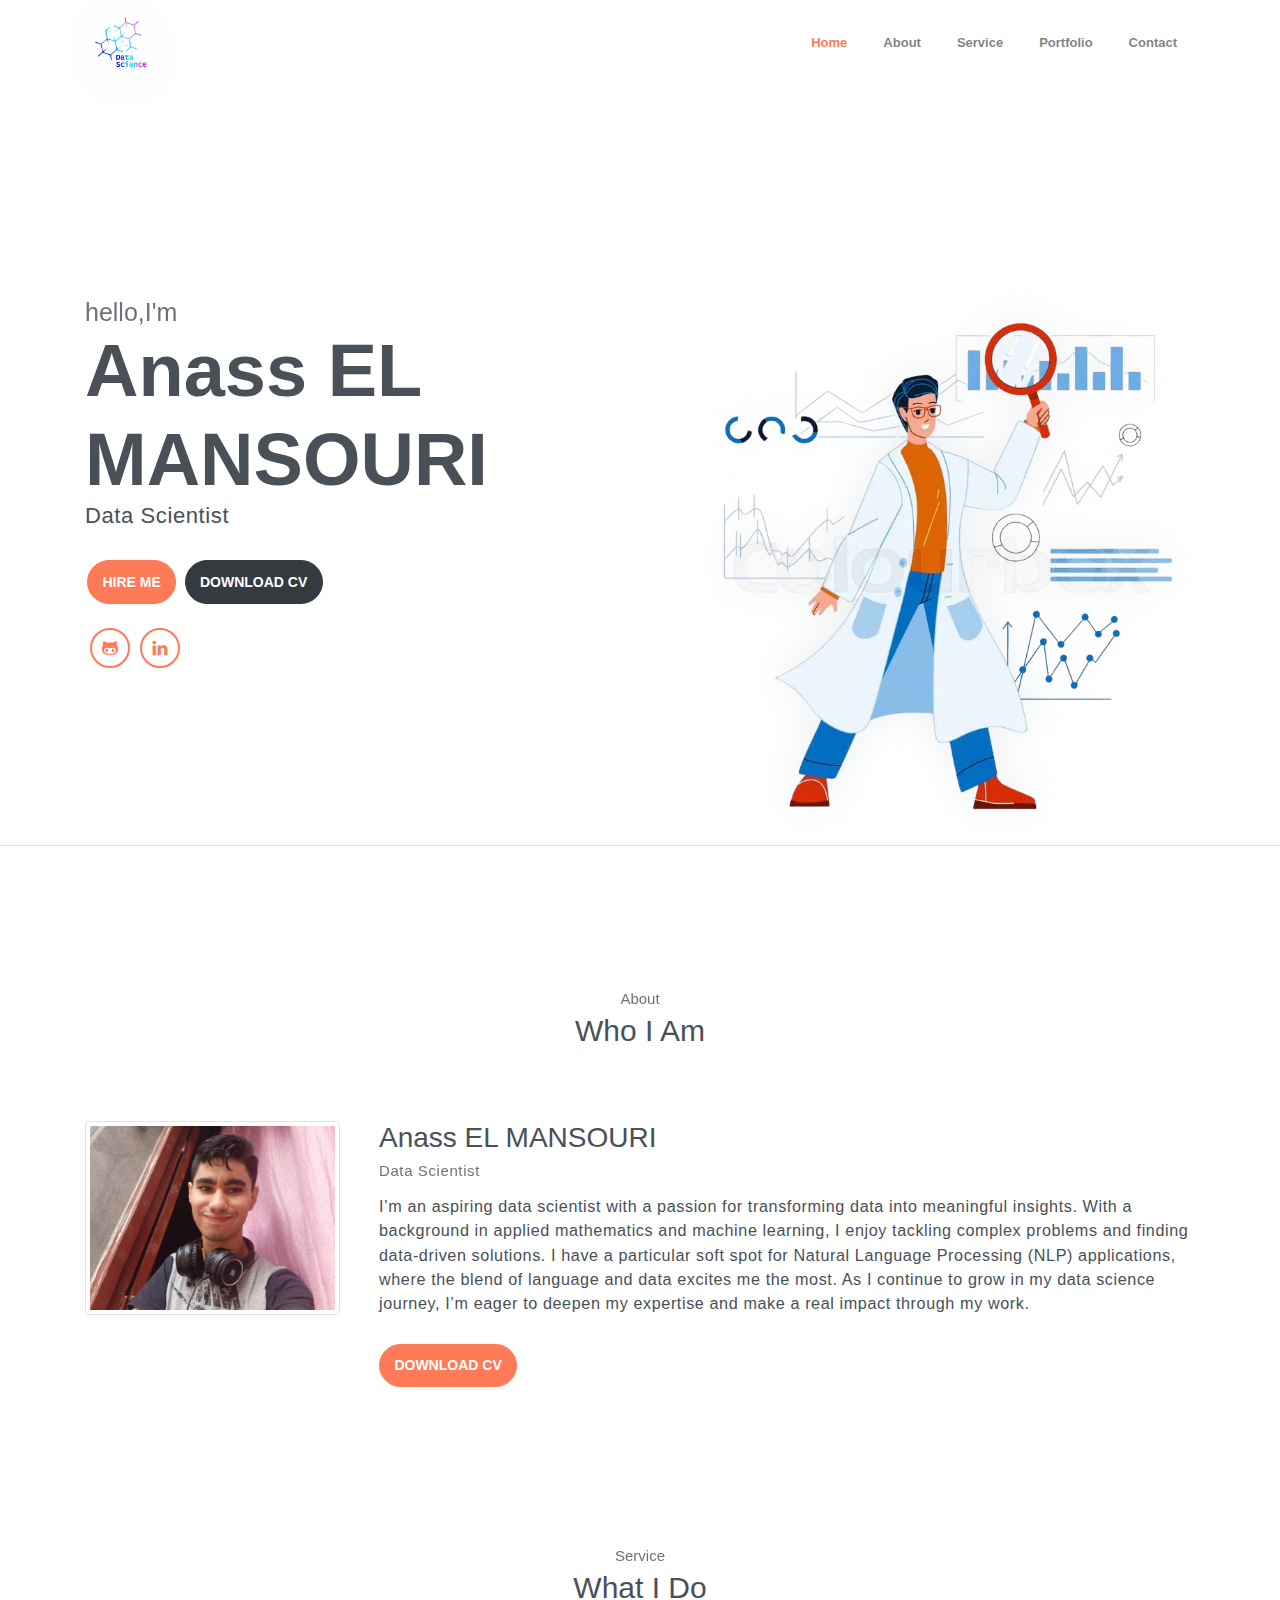
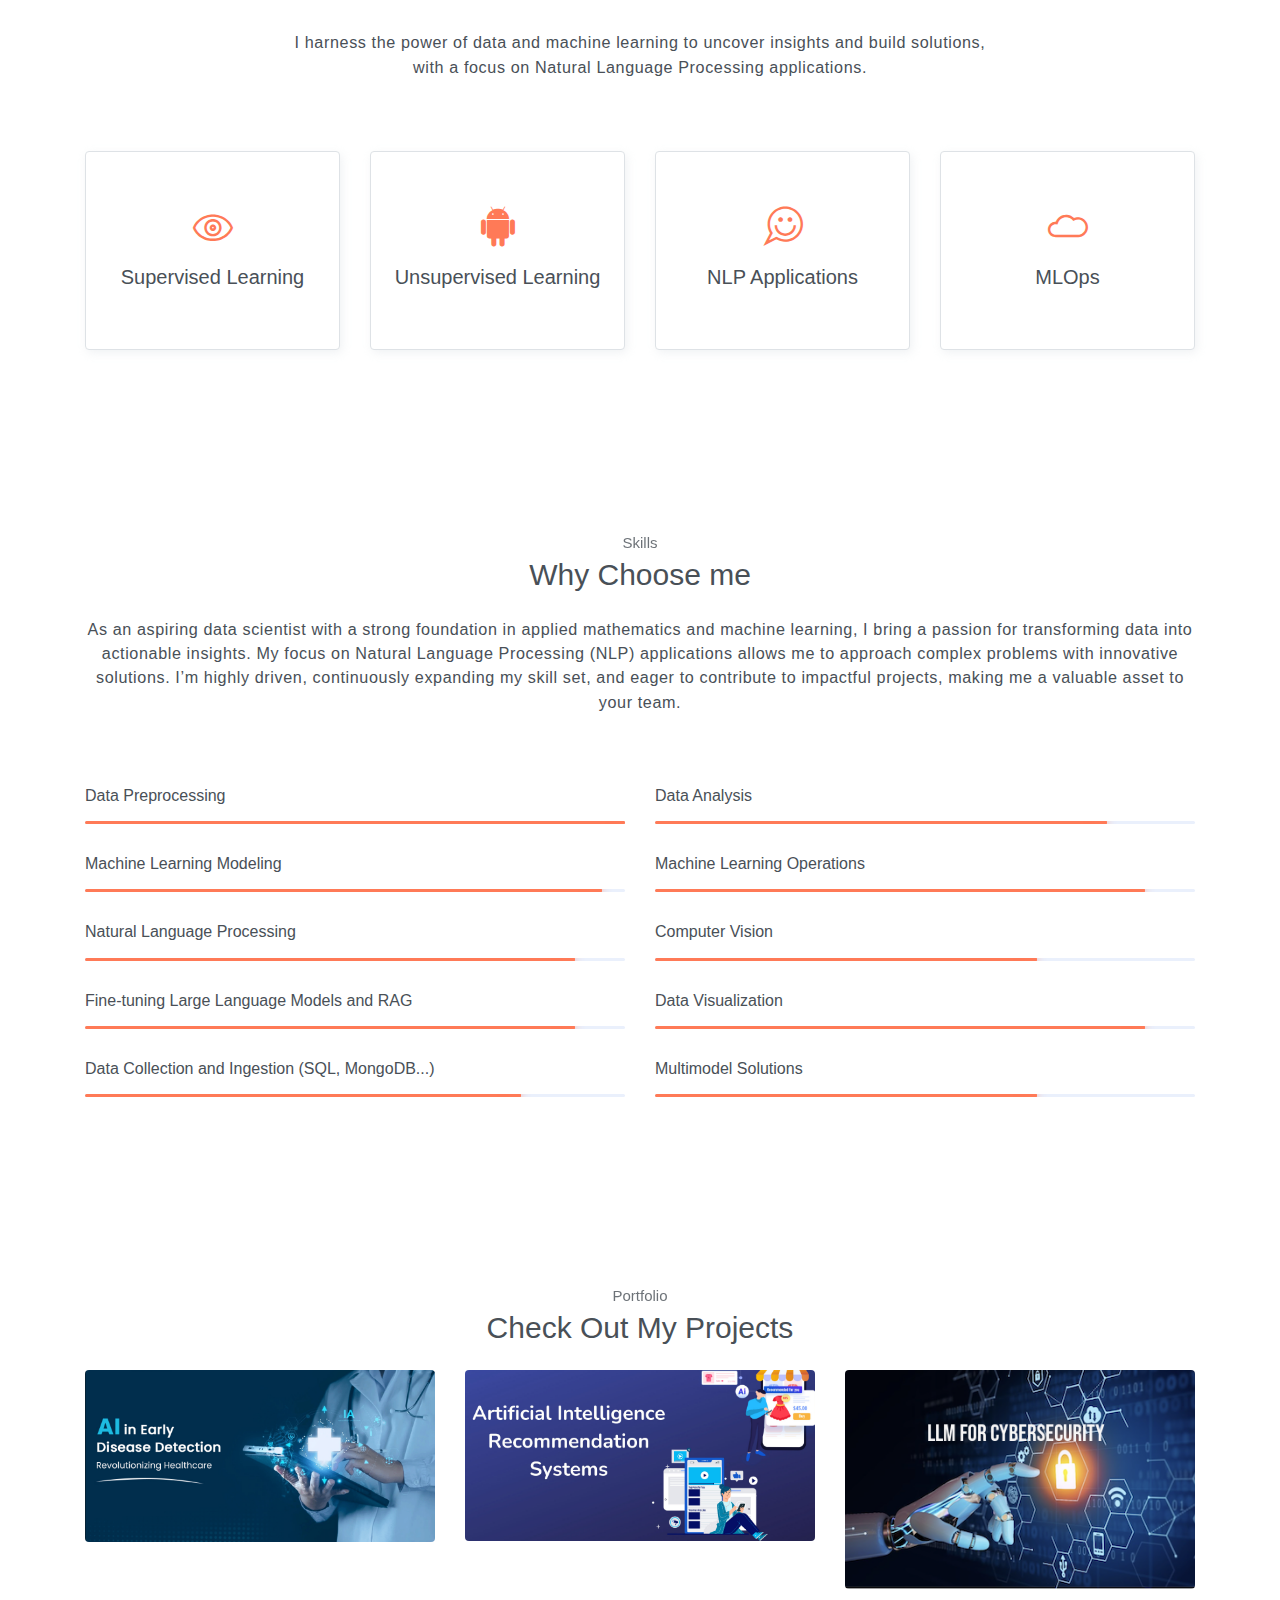
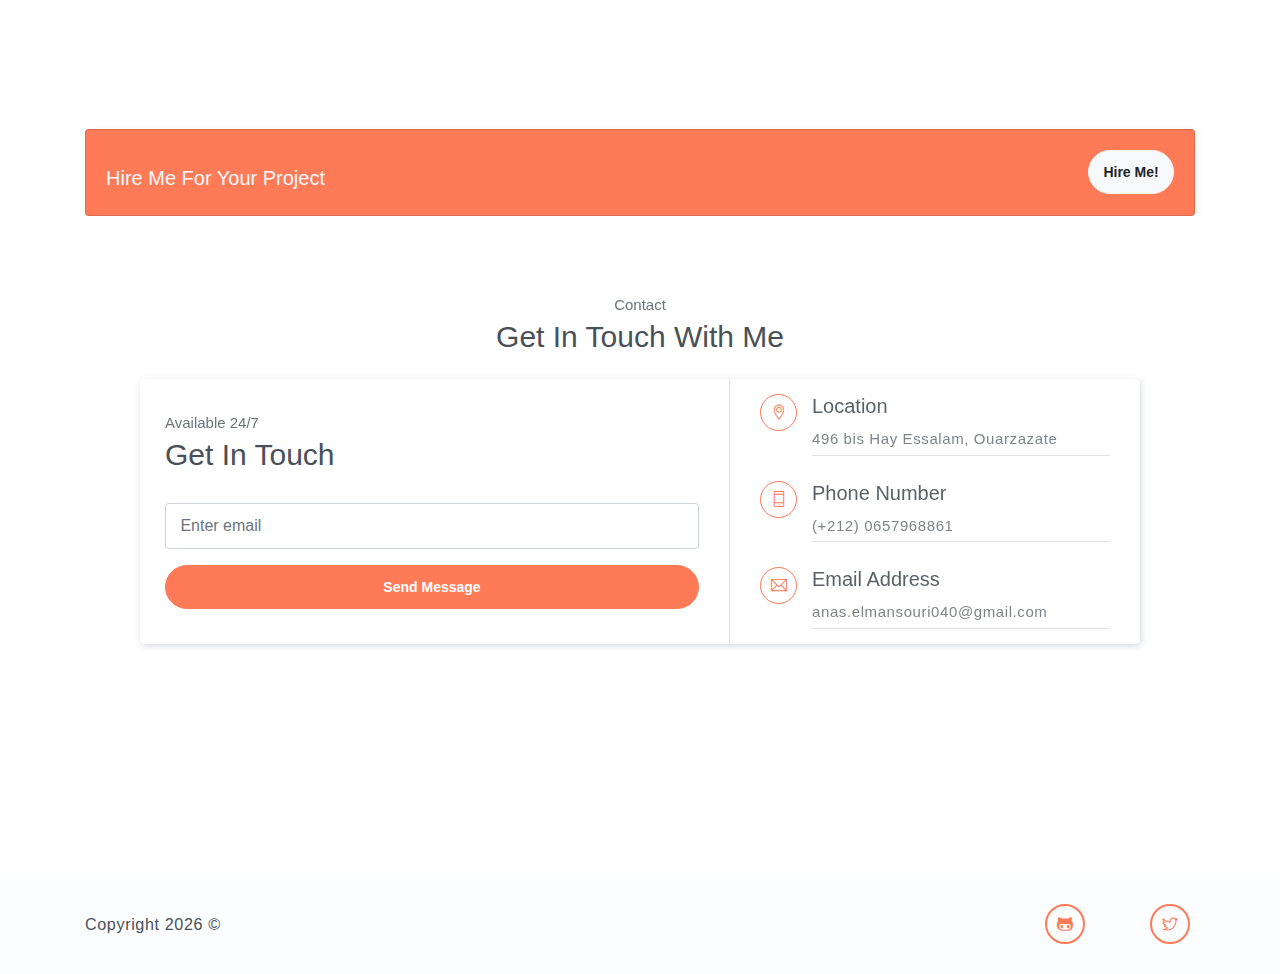
<file: index.html>
<!DOCTYPE html>
<html lang="en">
<head>
	<meta charset="utf-8">
    <meta name="viewport" content="width=device-width, initial-scale=1, shrink-to-fit=no">
    <meta name="description" content="Anass EL MANSOURI's Portfolio">
    <meta name="author" content="Devcrud">
    <title>Anass EL MANSOURI's Portfolio</title>
    <!-- font icons -->
    <link rel="stylesheet" href="assets/vendors/themify-icons/css/themify-icons.css">
    <!-- Bootstrap + Steller main styles -->
	<link rel="stylesheet" href="assets/css/steller.css">
</head>
<body data-spy="scroll" data-target=".navbar" data-offset="40" id="home">

    <!-- Page navigation -->
    <nav class="navbar navbar-expand-lg navbar-light fixed-top" data-spy="affix" data-offset-top="0">
        <div class="container"> 
            <a class="navbar-brand" href="#"><img src="assets/imgs/logo.png" alt=""></a>
            <button class="navbar-toggler" type="button" data-toggle="collapse" data-target="#navbarSupportedContent" aria-controls="navbarSupportedContent" aria-expanded="false" aria-label="Toggle navigation">
                <span class="navbar-toggler-icon"></span>
            </button>

            <div class="collapse navbar-collapse" id="navbarSupportedContent">
                <ul class="navbar-nav ml-auto align-items-center">
                    <li class="nav-item">
                        <a class="nav-link" href="#home">Home</a>
                    </li>
                    <li class="nav-item">
                        <a class="nav-link" href="#about">About</a>
                    </li>
                    <li class="nav-item">
                        <a class="nav-link" href="#service">Service</a>
                    </li>                   
                    <li class="nav-item">
                        <a class="nav-link" href="#portfolio">Portfolio</a>
                    </li>
                    <li class="nav-item">
                        <a class="nav-link" href="#contact">Contact</a>
                    </li>
                </ul>
            </div>
        </div>          
    </nav>
    <!-- End of page navibation -->

    <!-- Page Header -->
    <header class="header" id="home">
        <div class="container">
            <div class="infos">
                <h6 class="subtitle">hello,I'm</h6>
                <h6 class="title">Anass EL MANSOURI</h6>
                <p>Data Scientist</p>

                <div class="buttons pt-3">
                    <button class="btn btn-primary rounded" onclick="window.location.href='https://www.linkedin.com/in/anass-el-mansouri-5146b125a/'">HIRE ME</button>
                    <button class="btn btn-dark rounded" onclick="window.location.href='https://drive.google.com/file/d/1jJWbR1HdzaxjPhytruwxbYjyqKZr6Yz0/view?usp=drive_link'">DOWNLOAD CV</button>
                </div>      

                <div class="socials mt-4">
                    <a class="social-item" href="https://github.com/anass-elmansouriDS"><i class="ti-github"></i></a>
                    <a class="social-item" href="https://www.linkedin.com/in/anass-el-mansouri-5146b125a/"><i class="ti-linkedin"></i></a>
                </div>
            </div>              
            <div class="img-holder">
                <img src="assets/imgs/data_scientist.png" alt="">
            </div>      
        </div>  
    </header>
    <!-- End of Page Header -->
    
    <!-- About section -->
    <section id="about" class="section mt-3">
        <div class="container mt-5">
            <div class="container text-center">
                <h6 class="subtitle">About</h6>
                <h6 class="section-title mb-4">Who I Am </h6>
            </div>
            <br>
            <br>
            <div class="row text-center text-md-left">
                <div class="col-md-3">
                    <img src="assets/imgs/anass.jpg" alt="" class="img-thumbnail mb-4">
                </div>
                <div class="pl-md-4 col-md-9">
                    <h6 class="title">Anass EL MANSOURI</h6>
                    <p class="subtitle">Data Scientist</p>
                    <p>I’m an aspiring data scientist with a passion for transforming data into meaningful insights. With a background in applied mathematics and machine learning, I enjoy tackling complex problems and finding data-driven solutions. I have a particular soft spot for Natural Language Processing (NLP) applications, where the blend of language and data excites me the most. As I continue to grow in my data science journey, I’m eager to deepen my expertise and make a real impact through my work.</p>
                    <button class="btn btn-primary rounded mt-3" onclick="window.location.href='https://drive.google.com/file/d/1jJWbR1HdzaxjPhytruwxbYjyqKZr6Yz0/view?usp=drive_link'">DOWNLOAD CV</button>                   
                </div>
            </div>
        </div>
    </section>

    <!-- Service section -->
    <section id="service" class="section">
        <div class="container text-center">
            <h6 class="subtitle">Service</h6>
            <h6 class="section-title mb-4">What I Do</h6>
            <p class="mb-5 pb-4">I harness the power of data and machine learning to uncover insights and build solutions, <br> with a focus on Natural Language Processing applications.</p>

            <div class="row">
                <div class="col-sm-6 col-md-3 mb-4">
                    <div class="custom-card card border">
                        <div class="card-body">
                            <i class="icon ti-eye"></i>
                            <h5>Supervised Learning</h5>
                        </div>
                    </div>
                </div>
                <div class="col-sm-6 col-md-3 mb-4">
                    <div class="custom-card card border">
                        <div class="card-body">
                            <i class="icon ti-android"></i>
                            <h5>Unsupervised Learning</h5>
                        </div>
                    </div>
                </div>
                <div class="col-sm-6 col-md-3 mb-4">
                    <div class="custom-card card border">
                        <div class="card-body">
                            <i class="icon ti-comments-smiley"></i>
                            <h5>NLP Applications</h5>
                        </div>
                    </div>
                </div>
                <div class="col-sm-6 col-md-3 mb-4">
                    <div class="custom-card card border">
                        <div class="card-body">
                            <i class="icon ti-cloud"></i>
                            <h5>MLOps</h5>
                        </div>
                    </div>
                </div>
            </div>
        </div>
    </section>
    <!-- End of Sectoin -->

    <!-- Skills section -->
    <section class="section">
        <div class="container text-center">
            <h6 class="subtitle">Skills</h6>
            <h6 class="section-title mb-4">Why Choose me</h6>
            <p class="mb-5 pb-4">As an aspiring data scientist with a strong foundation in applied mathematics and machine learning, I bring a passion for transforming data into actionable insights. My focus on Natural Language Processing (NLP) applications allows me to approach complex problems with innovative solutions. I’m highly driven, continuously expanding my skill set, and eager to contribute to impactful projects, making me a valuable asset to your team.</p>
            <div class="row text-left">
                <div class="col-sm-6">
                    <h6 class="mb-3">Data Preprocessing</h6>
                    <div class="progress">
                        <div class="progress-bar bg-primary" role="progressbar" style="width: 100%;" aria-valuenow="25" aria-valuemin="0" aria-valuemax="100"><span>89%</span></div>
                    </div>
                </div>
                <div class="col-sm-6">
                    <h6 class="mb-3">Data Analysis</h6>
                    <div class="progress">
                        <div class="progress-bar bg-primary" role="progressbar" style="width: 83%;" aria-valuenow="25" aria-valuemin="0" aria-valuemax="100"><span>83%</span></div>
                    </div>
                </div>
                <div class="col-sm-6">
                    <h6 class="mb-3">Machine Learning Modeling</h6>
                    <div class="progress">
                        <div class="progress-bar bg-primary" role="progressbar" style="width: 95%;" aria-valuenow="25" aria-valuemin="0" aria-valuemax="100"><span>95%</span></div>
                    </div>
                </div>
                <div class="col-sm-6">
                    <h6 class="mb-3">Machine Learning Operations</h6>
                    <div class="progress">
                        <div class="progress-bar bg-primary" role="progressbar" style="width: 90%;" aria-valuenow="25" aria-valuemin="0" aria-valuemax="100"><span>90%</span></div>
                    </div>
                </div>
                <div class="col-sm-6">
                    <h6 class="mb-3">Natural Language Processing</h6>
                    <div class="progress">
                        <div class="progress-bar bg-primary" role="progressbar" style="width: 90%;" aria-valuenow="25" aria-valuemin="0" aria-valuemax="100"><span>90%</span></div>
                    </div>
                </div>
                <div class="col-sm-6">
                    <h6 class="mb-3">Computer Vision</h6>
                    <div class="progress">
                        <div class="progress-bar bg-primary" role="progressbar" style="width: 70%;" aria-valuenow="25" aria-valuemin="0" aria-valuemax="100"><span>90%</span></div>
                    </div>
                </div>
                <div class="col-sm-6">
                    <h6 class="mb-3">Fine-tuning Large Language Models and RAG</h6>
                    <div class="progress">
                        <div class="progress-bar bg-primary" role="progressbar" style="width: 90%;" aria-valuenow="25" aria-valuemin="0" aria-valuemax="100"><span>90%</span></div>
                    </div>
                </div>
                <div class="col-sm-6">
                    <h6 class="mb-3">Data Visualization</h6>
                    <div class="progress">
                        <div class="progress-bar bg-primary" role="progressbar" style="width: 90%;" aria-valuenow="25" aria-valuemin="0" aria-valuemax="100"><span>90%</span></div>
                    </div>
                </div>
                <div class="col-sm-6">
                    <h6 class="mb-3">Data Collection and Ingestion (SQL, MongoDB...)</h6>
                    <div class="progress">
                        <div class="progress-bar bg-primary" role="progressbar" style="width: 80%;" aria-valuenow="25" aria-valuemin="0" aria-valuemax="100"><span>90%</span></div>
                    </div>
                </div>
                <div class="col-sm-6">
                    <h6 class="mb-3">Multimodel Solutions</h6>
                    <div class="progress">
                        <div class="progress-bar bg-primary" role="progressbar" style="width: 70%;" aria-valuenow="25" aria-valuemin="0" aria-valuemax="100"><span>90%</span></div>
                    </div>
                </div>
                
            </div>  
        </div>
    </section>
    <!-- End of Skills sections -->

    <!-- Portfolio section -->
    <section id="portfolio" class="section">
        <div class="container text-center">
            <h6 class="subtitle">Portfolio</h6>
            <h6 class="section-title mb-4">Check Out My Projects</h6>

            <div class="row">
                <div class="col-sm-4">
                    <div class="img-wrapper">
                        <img src="assets/imgs/leishamniasis-disease.png" alt="">
                        <div class="overlay">
                            <div class="overlay-infos">
                                <h6>Leishmaniasis Disease Forecasting using an Explainable Deep Learning Model</h6>
                                <a href="javascript:void(0)"><i class="ti-zoom-in"></i></a>
                            </div>  
                        </div>
                    </div>
                    <div class="img-wrapper">
                        <!--<img src="assets/imgs/tinywow_build-an-llm-powered-cybersecurity-ai-assistant_66100892.png" alt="">-->
                        <div class="overlay">
                            <div class="overlay-infos">
                                <h6>Explainable AI for Network Traffic Analysis using LLMs and SHAP</h6>
                                <a href="https://github.com/anass-elmansouriDS/NLP-Projects/tree/main/LLM-for-IDS-log-analysis"><i class="ti-zoom-in"></i></a>
                            </div>                              
                        </div>
                    </div>                  
                </div>
                <div class="col-sm-4">
                    <div class="img-wrapper">
                        <img src="assets/imgs/recommender-system.png" alt="">
                        <div class="overlay">
                            <div class="overlay-infos">
                                <h6>NLP-based Recommender System for recommending products to content creators</h6>
                                <a href="https://github.com/anass-elmansouriDS/NLP-Projects/tree/main/Keyblend-LLM-based-recommender"><i class="ti-zoom-in"></i></a>
                            </div>  
                        </div>
                    </div>
                    <div class="img-wrapper">
                        <!-- <img src="assets/imgs/folio-4.jpg" alt=""> -->
                        <div class="overlay">
                            <div class="overlay-infos">
                                <h5>Project Title</h5>
                                <a href="javascript:void(0)"><i class="ti-zoom-in"></i></a>
                                <a href="javascript:void(0)"><i class="ti-link"></i></a>
                            </div>                              
                        </div>
                    </div>                  
                </div>
                <div class="col-sm-4">
                    <div class="img-wrapper">
                        <img src="assets/imgs/tinywow_build-an-llm-powered-cybersecurity-ai-assistant_66100892.png" alt="">
                        <div class="overlay">
                            <div class="overlay-infos">
                                <h6>Explainable AI for Network Traffic Analysis using LLMs and SHAP</h6>
                                <a href="https://github.com/anass-elmansouriDS/NLP-Projects/tree/main/LLM-for-IDS-log-analysis"><i class="ti-zoom-in"></i></a>
                                <!--<a href="javascript:void(0)"><i class="ti-link"></i></a>-->
                            </div>                              
                        </div>
                    </div>
                    <div class="img-wrapper">
                        <!-- <img src="assets/imgs/folio-4.jpg" alt=""> -->
                        <div class="overlay">
                            <div class="overlay-infos">
                                <h5>Project Title</h5>
                                <a href="javascript:void(0)"><i class="ti-zoom-in"></i></a>
                                <a href="javascript:void(0)"><i class="ti-link"></i></a>
                            </div>                              
                        </div>
                    </div>                  
                </div>
            </div>

        </div>
    </section>
    <!-- End of portfolio section -->

    <!-- Hire me section -->
    <section class="bg-gray p-0 section">
        <div class="container">
            <div class="card bg-primary">
                <div class="card-body text-light">
                    <div class="row align-items-center">
                        <div class="col-sm-9 text-center text-sm-left">
                            <h5 class="mt-3">Hire Me For Your Project</h5>
                        </div>
                        <div class="col-sm-3 text-center text-sm-right">
                            <button class="btn btn-light rounded" onclick="window.location.href='https://www.linkedin.com/in/anass-el-mansouri-5146b125a/'">Hire Me!</button>
                        </div>
                    </div>
                </div> 
            </div>
        </div>
    </section>      
    <!-- End od Hire me section. -->

    <!-- Contact Section -->
    <section id="contact" class="position-relative section">
        <div class="container text-center">
            <h6 class="subtitle">Contact</h6>
            <h6 class="section-title mb-4">Get In Touch With Me</h6>

            <div class="contact text-left">
                <div class="form">
                    <h6 class="subtitle">Available 24/7</h6>
                    <h6 class="section-title mb-4">Get In Touch</h6>
                    <form>
                        <div class="form-group">
                            <input type="email" class="form-control" id="exampleInputEmail1" aria-describedby="emailHelp" placeholder="Enter email" required>
                        </div>
                        <button class="btn btn-primary btn-block rounded w-lg" onclick="window.location.href='mailto:anas.elmansouri040@gmail.com?subject=Exploring Opportunities to Work Together on [Specific Topic]'">Send Message</button>
                    </form>
                </div>
                <div class="contact-infos">
                    <div class="item">
                        <i class="ti-location-pin"></i>
                        <div class="">
                            <h5>Location</h5>
                            <p> 496 bis Hay Essalam, Ouarzazate</p>
                        </div>                          
                    </div>
                    <div class="item">
                        <i class="ti-mobile"></i>
                        <div>
                            <h5>Phone Number</h5>
                            <p>(+212) 0657968861</p>
                        </div>                          
                    </div>
                    <div class="item">
                        <i class="ti-email"></i>
                        <div class="mb-0">
                            <h5>Email Address</h5>
                            <p>anas.elmansouri040@gmail.com</p>
                        </div>
                    </div>
                </div>                  
            </div>
        </div>  
        <div id="map">
            <iframe src="https://snazzymaps.com/embed/61257"></iframe>
        </div>      
    </section>
    <!-- End of Contact Section -->

    <!-- Page Footer -->
    <footer class="page-footer">
        <div class="container">
            <div class="row align-items-center">
                <div class="col-sm-6">
                    <p>Copyright <script>document.write(new Date().getFullYear())</script> &copy;</p>
                </div>
                <div class="col-sm-6">
                    <div class="socials">
                        <a class="social-item" href="javascript:void(0)"><i class="ti-github"></i></a>
                        <a class="social-item" href="javascript:void(0)"><i class="ti-twitter"></i></a>
                    </div>
                </div>
            </div>
        </div>
    </footer> 
    <!-- End of page footer -->
	
	<!-- core  -->
    <script src="assets/vendors/jquery/jquery-3.4.1.js"></script>
    <script src="assets/vendors/bootstrap/bootstrap.bundle.js"></script>
    <!-- bootstrap 3 affix -->
	<script src="assets/vendors/bootstrap/bootstrap.affix.js"></script>

    <!-- steller js -->
    <script src="assets/js/steller.js"></script>

</body>
</html>
</file>
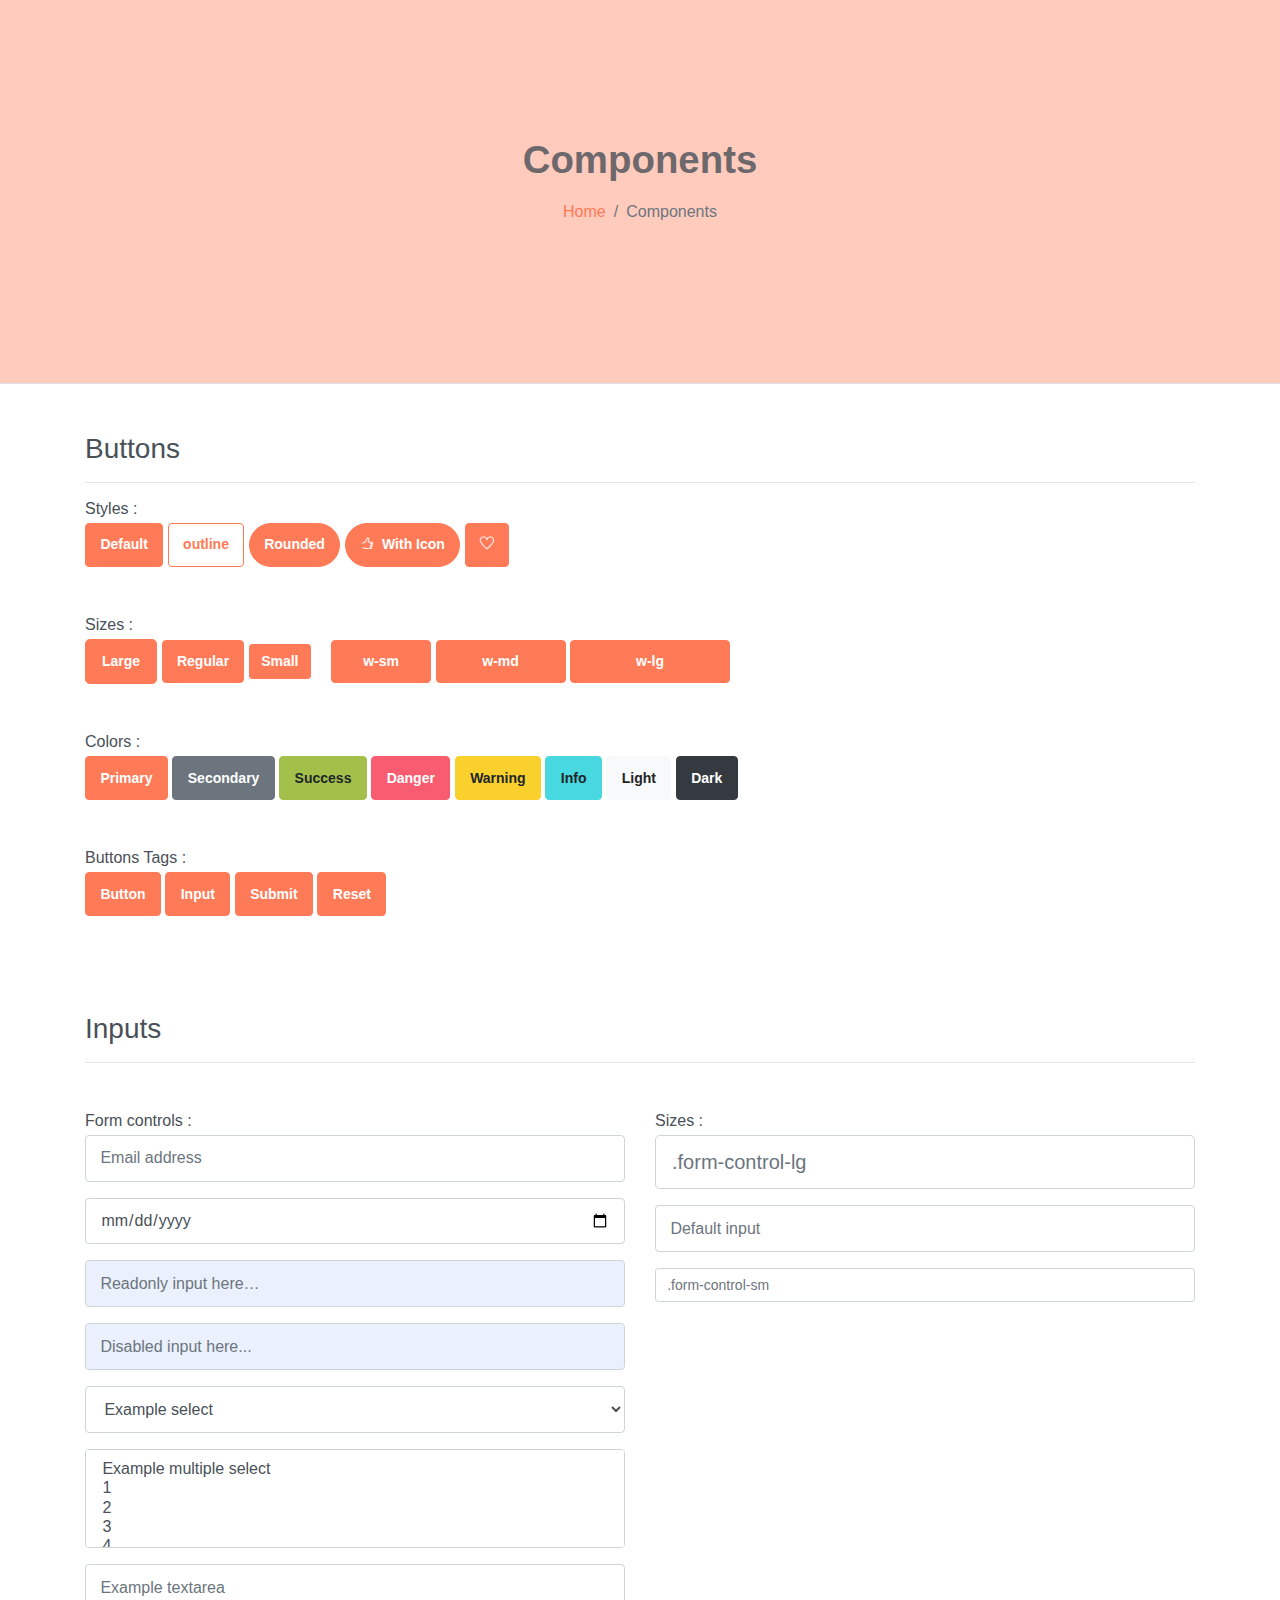
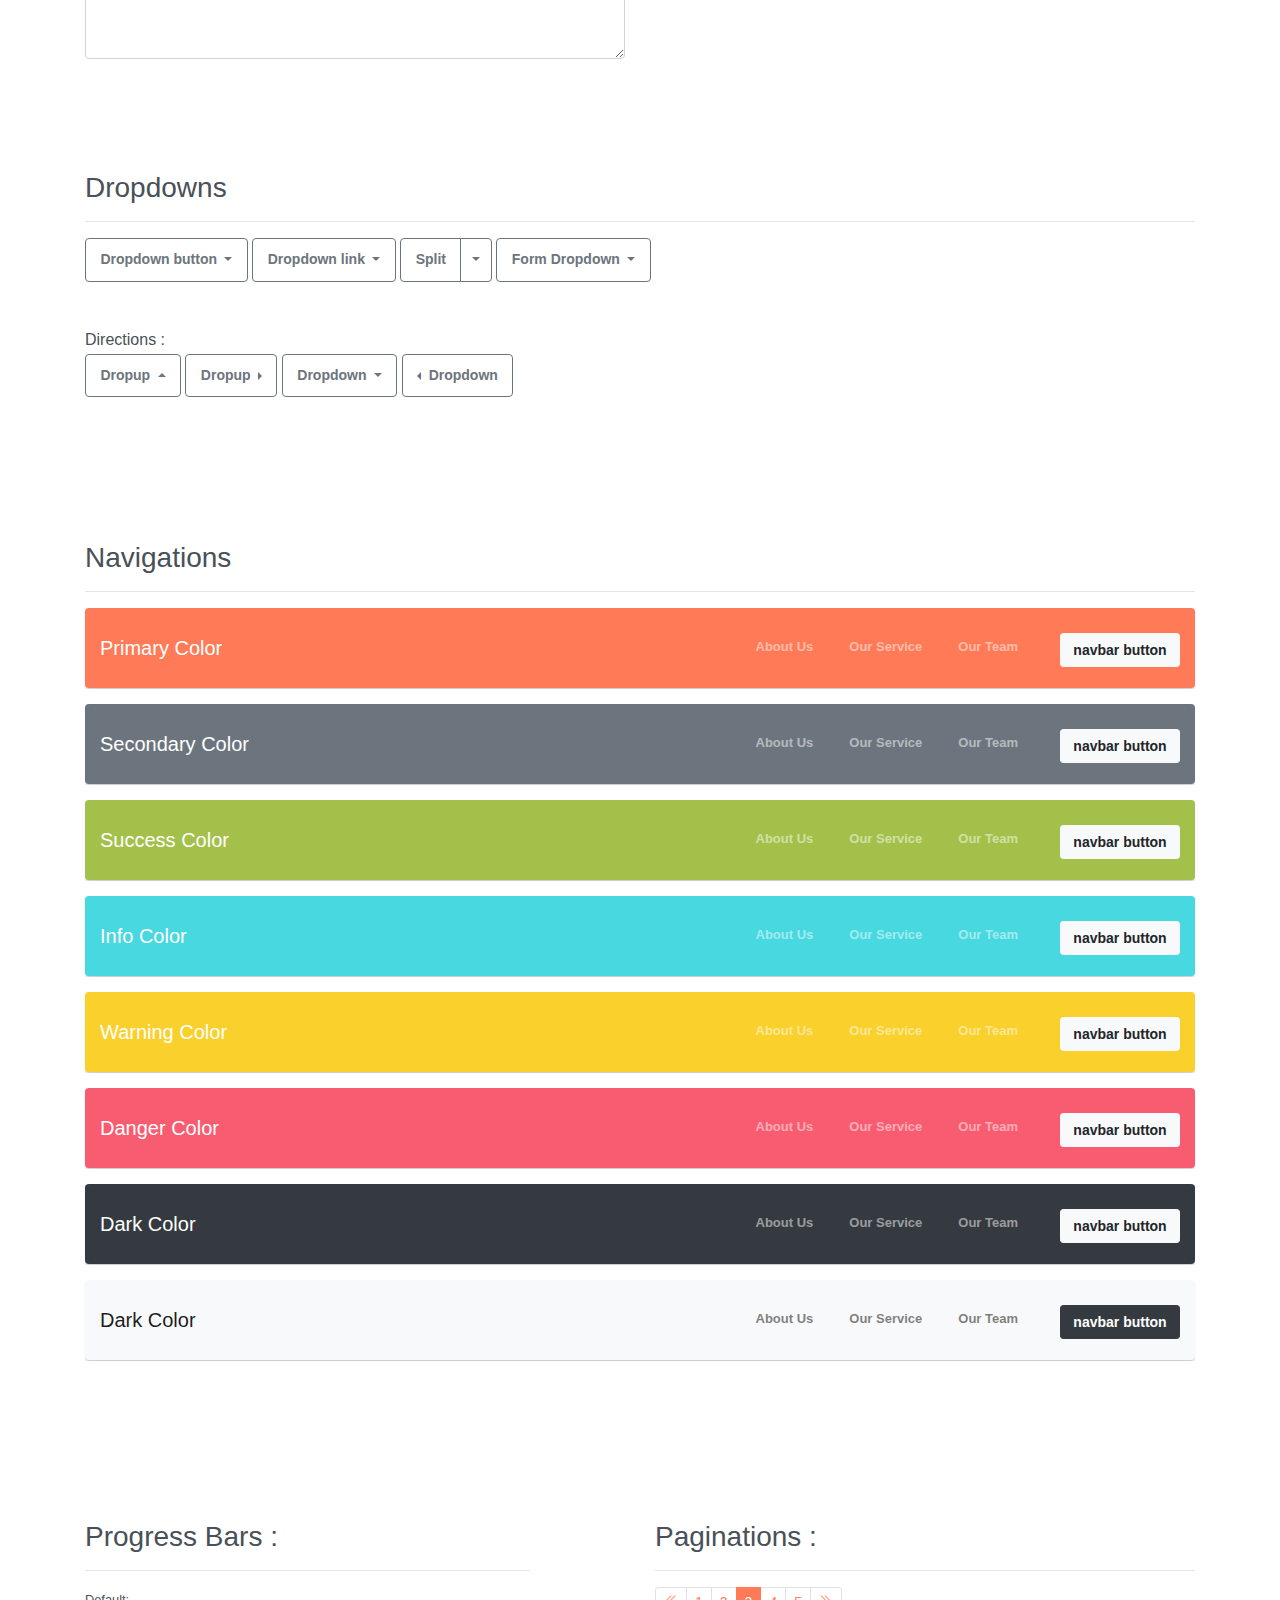
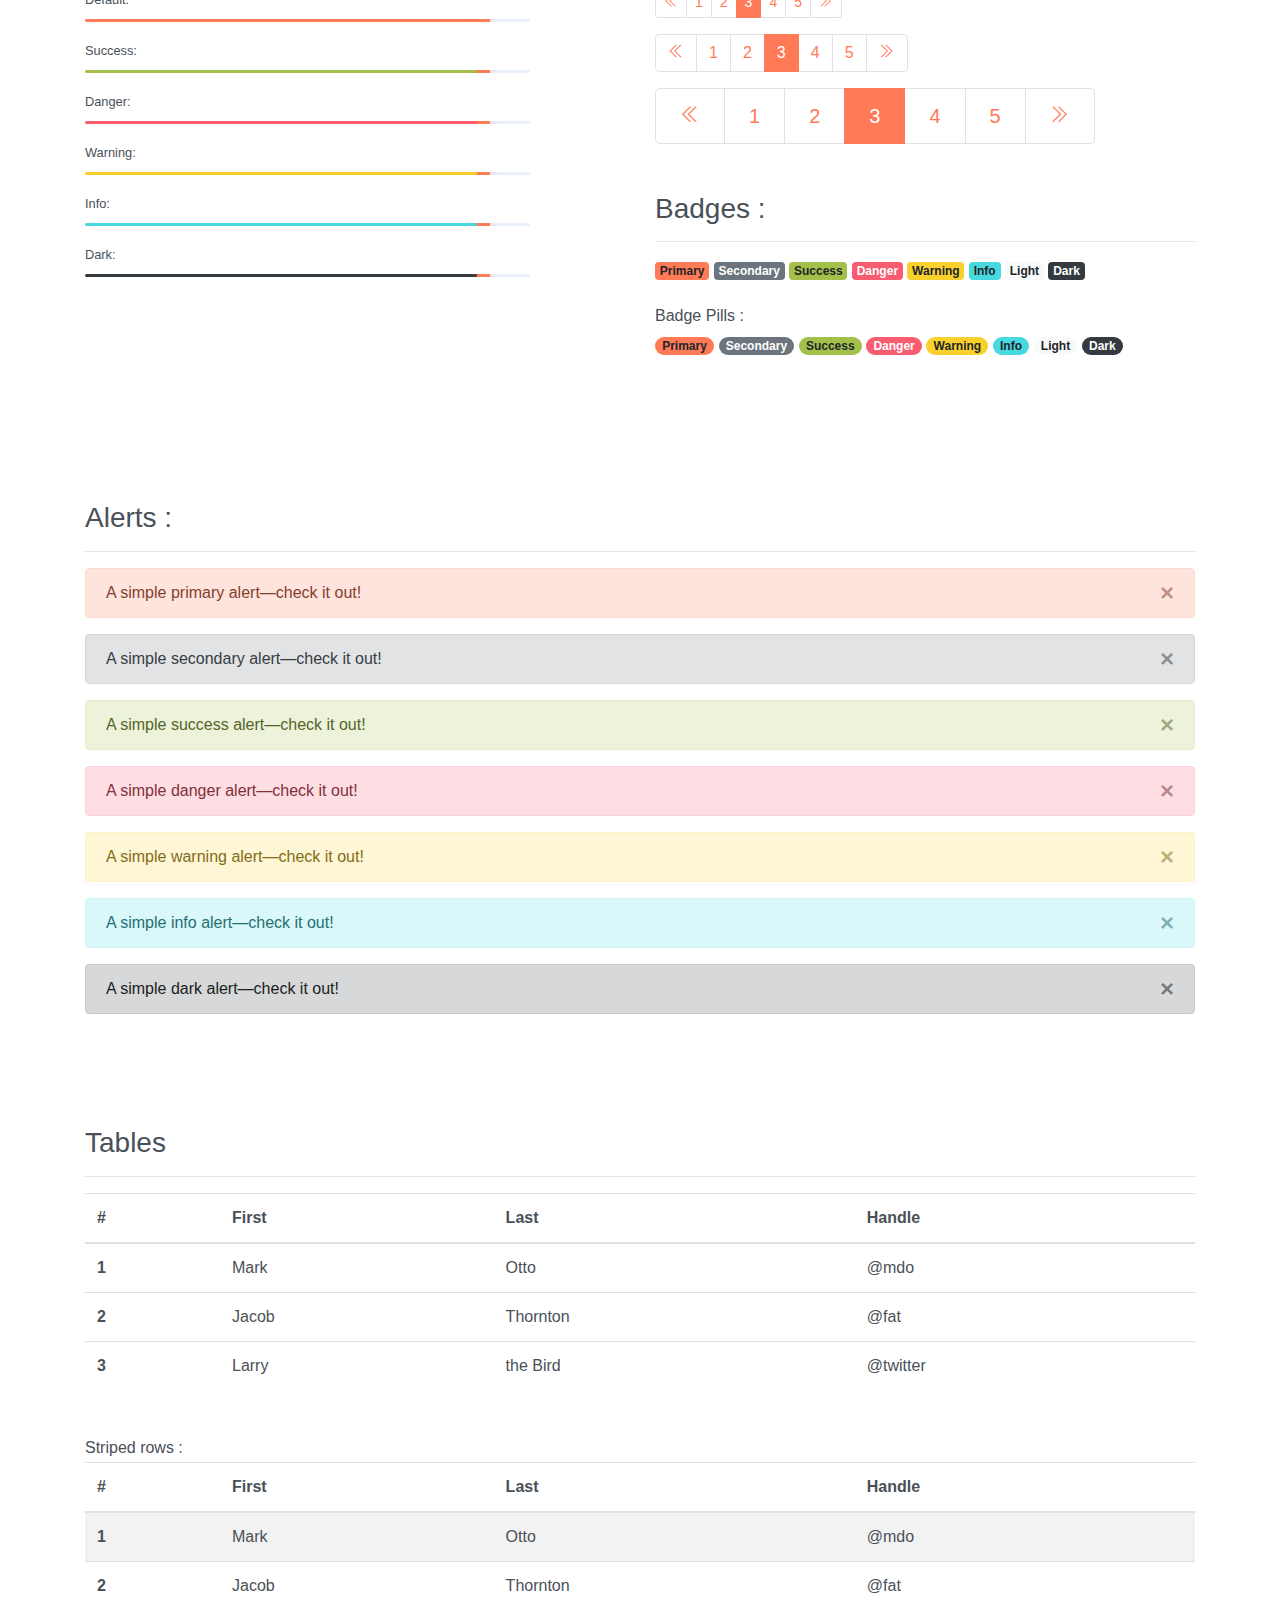
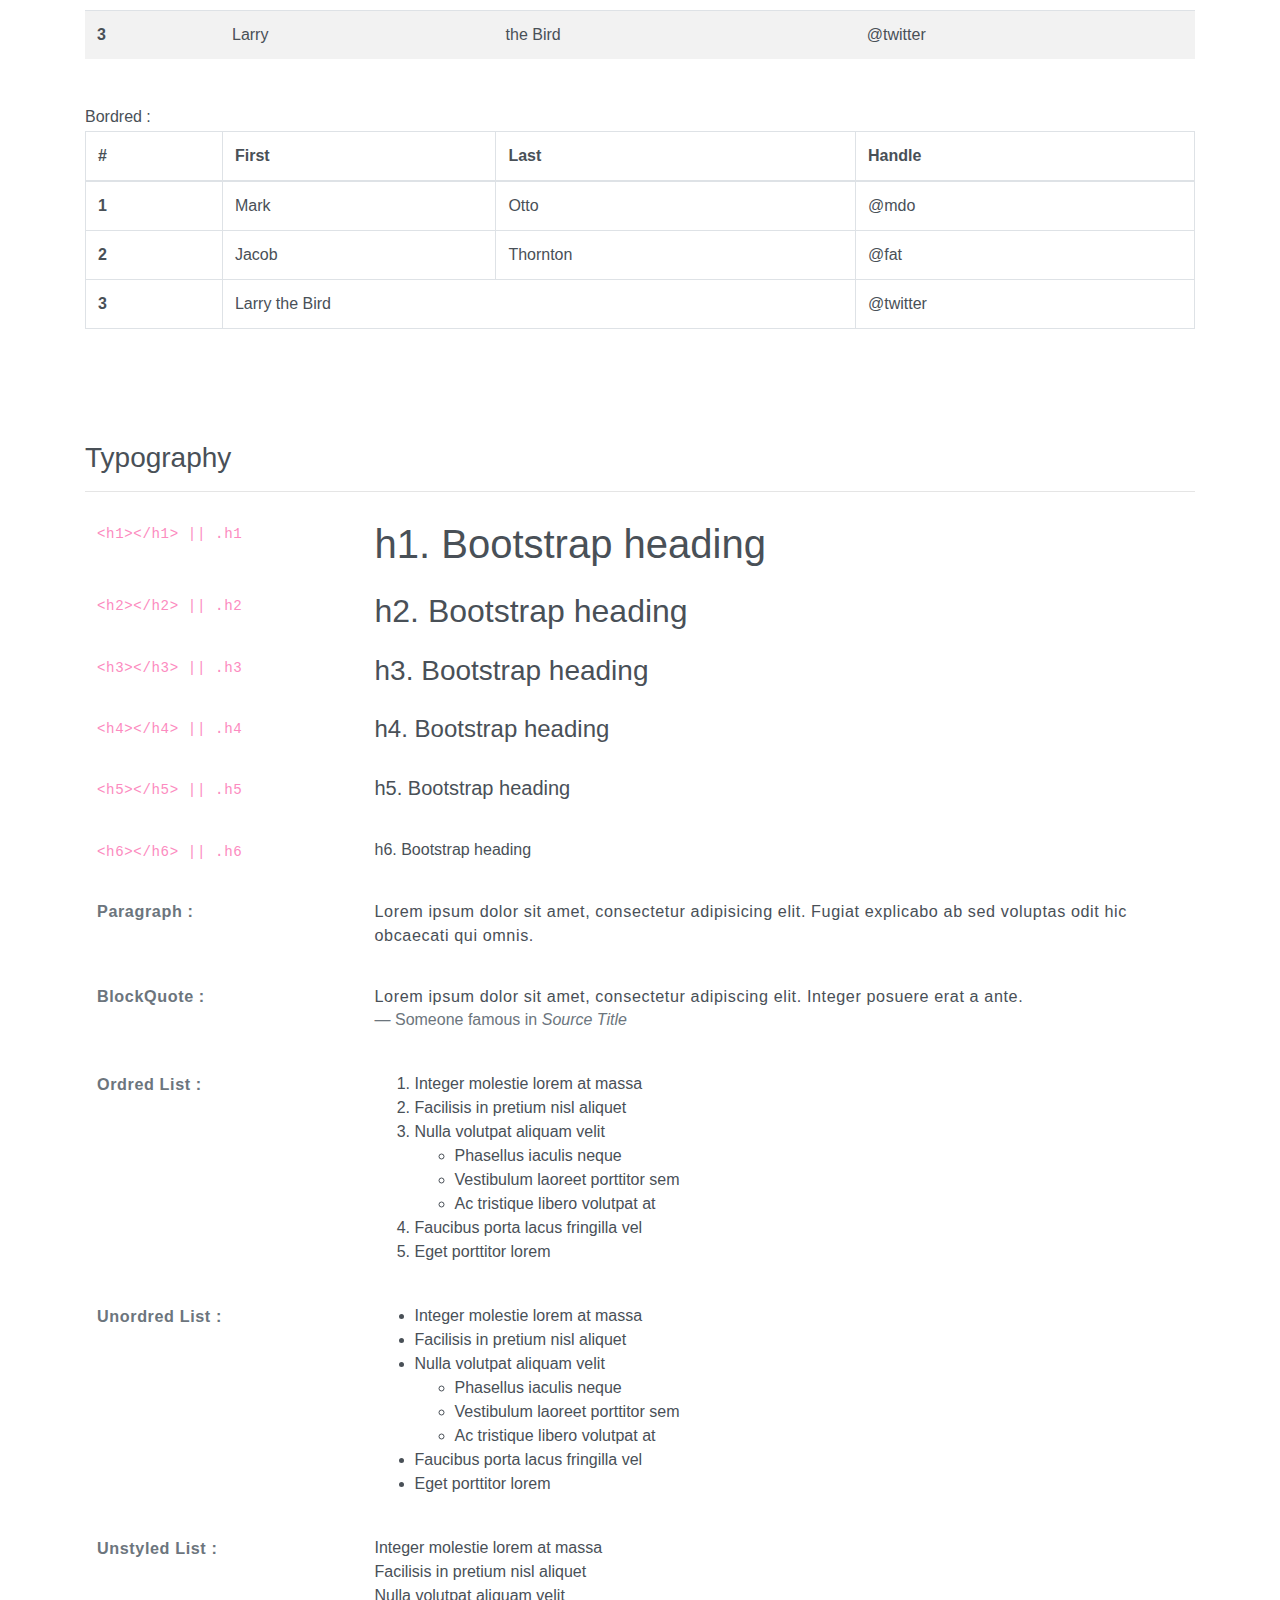
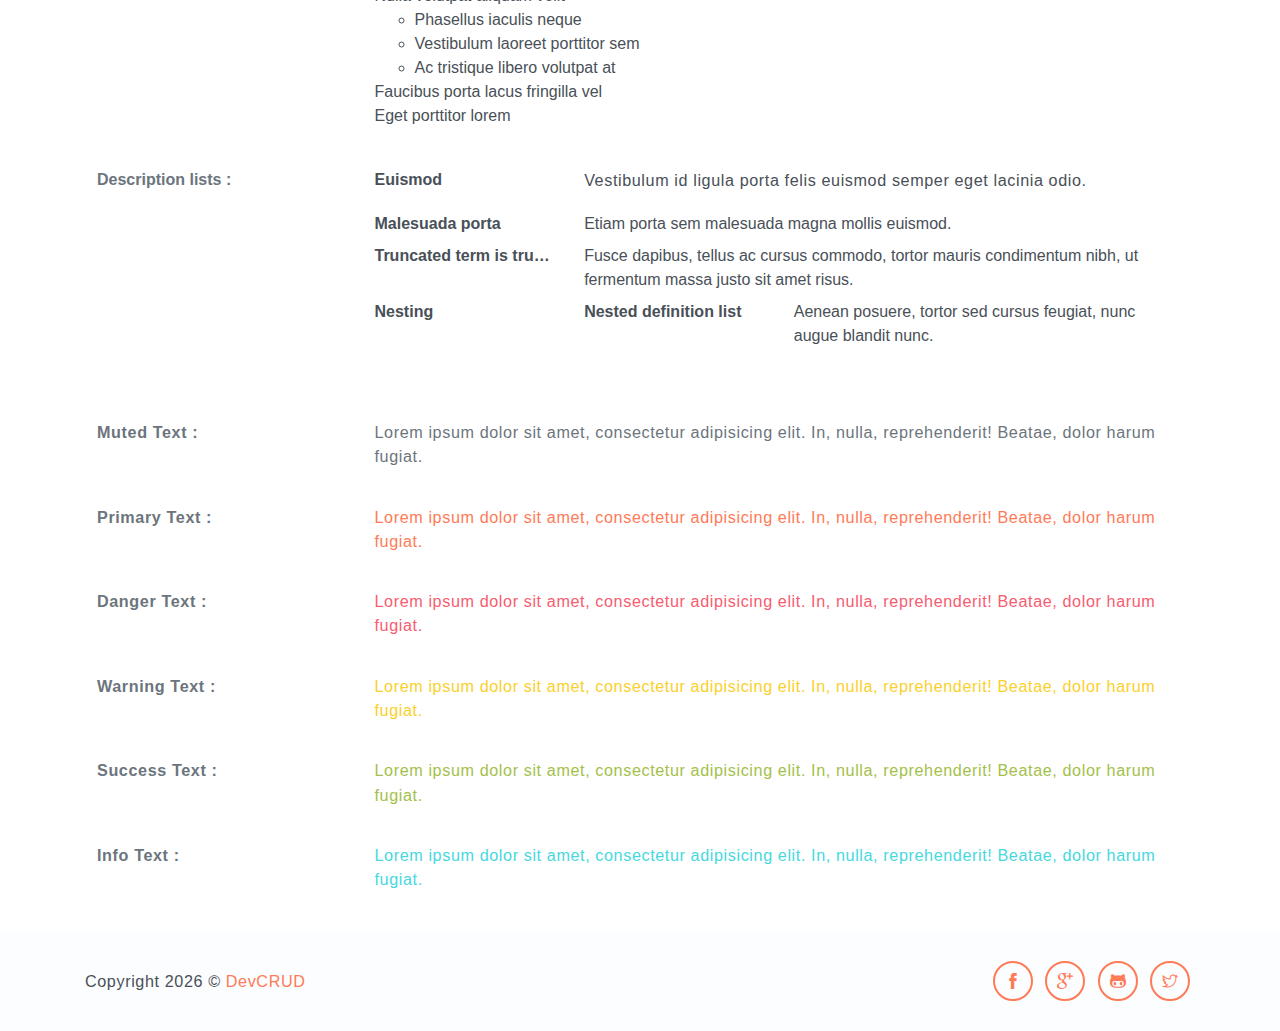
<file: components.html>
<!DOCTYPE html>
<html lang="en">
<head>
   <meta charset="utf-8">
   <meta name="viewport" content="width=device-width, initial-scale=1, shrink-to-fit=no">
   <meta name="description" content="Start your development with Steller landing page.">
   <meta name="author" content="Devcrud">
   <title>Steller | Components</title>
   <!-- font icons -->
   <link rel="stylesheet" href="assets/vendors/themify-icons/css/themify-icons.css">
   <!-- Bootstrap + Steller  -->
   <link rel="stylesheet" href="assets/css/steller.css">
</head>
<body>

   <!-- Page Header -->
   <header class="header header-mini"> 
      <div class="header-title">Components</div> 
      <nav aria-label="breadcrumb">
         <ol class="breadcrumb">
            <li class="breadcrumb-item"><a href="/">Home</a></li>
            <li class="breadcrumb-item active" aria-current="page">Components</li>
         </ol>
      </nav>
   </header> <!-- End Of Page Header -->

   <!-- main content -->
   <div class="container">

      <!-- Buttons -->
      <h3 class="mt-5">Buttons</h3>
      <hr>
      <h6 class="section-secondary-title">Styles :</h6>
      <button class="btn btn-primary">Default</button>
      <button class="btn btn-outline-primary">outline</button>
      <button class="btn btn-primary rounded">Rounded</button>
      <button class="btn btn-primary rounded"><i class="ti-thumb-up pr-1"></i> With Icon</button>
      <button class="btn btn-primary circle"><i class="ti-heart"></i></button>

      <h6 class="section-secondary-title mt-5">Sizes :</h6>
      <button class="btn btn-primary btn-lg">Large</button>
      <button class="btn btn-primary ">Regular</button>
      <button class="btn btn-primary btn-sm">Small</button>
      <button class="btn btn-primary w-sm ml-3">w-sm</button>
      <button class="btn btn-primary w-md">w-md</button>
      <button class="btn btn-primary w-lg">w-lg</button>

      <h6 class="section-secondary-title mt-5">Colors :</h6>          
      <button type="button" class="btn btn-primary">Primary</button>
      <button type="button" class="btn btn-secondary">Secondary</button>
      <button type="button" class="btn btn-success">Success</button>
      <button type="button" class="btn btn-danger">Danger</button>
      <button type="button" class="btn btn-warning">Warning</button>
      <button type="button" class="btn btn-info">Info</button>
      <button type="button" class="btn btn-light">Light</button>
      <button type="button" class="btn btn-dark">Dark</button>

      <h6 class="section-secondary-title mt-5">Buttons Tags :</h6>
      <button class="btn btn-primary" type="submit">Button</button>
      <input class="btn btn-primary" type="button" value="Input">
      <input class="btn btn-primary" type="submit" value="Submit">
      <input class="btn btn-primary" type="reset" value="Reset">
      
      <!-- devider -->
      <div class="py-5"></div>

      <!-- Inputs -->
      <h3>Inputs</h3>
      <hr>
      <div class="row mt-5">
         <div class="col-md-6">
            <h6 class="section-secondary-title">Form controls :</h6>        
            <div class="form-group">
               <input type="email" class="form-control" id="exampleFormControlInput1" placeholder="Email address">
            </div>
            <div class="form-group">
               <input type="date" class="form-control" id="exampleFormControlInput1" placeholder="Date">
            </div>
            <div class="form-group">
               <input class="form-control" type="text" placeholder="Readonly input here…" readonly>
            </div>
            <div class="form-group">
               <input class="form-control" id="disabledInput" type="text" placeholder="Disabled input here..." disabled>
            </div>
            <div class="form-group">
               <select class="form-control" id="exampleFormControlSelect1">
                  <option>Example select</option>
                  <option>1</option>
                  <option>2</option>
                  <option>3</option>
                  <option>4</option>
                  <option>5</option>
               </select>
            </div>
            <div class="form-group">
               <select multiple class="form-control" id="exampleFormControlSelect2">
                  <option>Example multiple select</option>
                  <option>1</option>
                  <option>2</option>
                  <option>3</option>
                  <option>4</option>
                  <option>5</option>
               </select>
            </div>
            <div class="form-group">
               <textarea class="form-control" id="exampleFormControlTextarea1" rows="3" placeholder="Example textarea"></textarea>
            </div>
         </div>
         <div class="col-md-6">
            <h6 class="section-secondary-title">Sizes :</h6>    
            <div class="form-group">
               <input class="form-control form-control-lg" type="text" placeholder=".form-control-lg">             
            </div>
            <div class="form-group">
               <input class="form-control" type="text" placeholder="Default input">
            </div>
            <div class="form-group">
               <input class="form-control form-control-sm" type="text" placeholder=".form-control-sm"> 
            </div>
         </div>
      </div> <!-- end of inputs -->   

      <!-- devider -->
      <div class="py-5"></div>             

      <!-- Dropdowns -->
      <h3 class="components-section-title font-weight-normal">Dropdowns</h3>
      <hr>
      <div class="dropdown d-inline-block">
         <button class="btn btn-outline-secondary dropdown-toggle" type="button" id="dropdownMenuButton" data-toggle="dropdown" aria-haspopup="true" aria-expanded="false">
         Dropdown button
         </button>
         <div class="dropdown-menu" aria-labelledby="dropdownMenuButton">
         <a class="dropdown-item" href="#">Action</a>
         <a class="dropdown-item" href="#">Another action</a>
         <a class="dropdown-item" href="#">Something else here</a>
         </div>
      </div>
      <div class="dropdown d-inline-block">
         <a class="btn btn-outline-secondary dropdown-toggle" href="#" role="button" id="dropdownMenuLink" data-toggle="dropdown" aria-haspopup="true" aria-expanded="false">
            Dropdown link
         </a>
         <div class="dropdown-menu" aria-labelledby="dropdownMenuLink">
            <a class="dropdown-item" href="#">Action</a>
            <a class="dropdown-item" href="#">Another action</a>
            <a class="dropdown-item" href="#">Something else here</a>
         </div>
      </div>
      <div class="btn-group">
         <button type="button" class="btn btn-outline-secondary">Split</button>
         <button type="button" class="btn btn-outline-secondary dropdown-toggle dropdown-toggle-split" data-toggle="dropdown" aria-haspopup="true" aria-expanded="false">
         <span class="sr-only">Toggle Dropdown</span>
         </button>
         <div class="dropdown-menu">
            <a class="dropdown-item" href="#">Action</a>
            <a class="dropdown-item" href="#">Another action</a>
            <a class="dropdown-item" href="#">Something else here</a>
            <div class="dropdown-divider"></div>
            <a class="dropdown-item" href="#">Separated link</a>
         </div>
      </div>
      <div class="btn-group">
         <button class="btn btn-outline-secondary dropdown-toggle" type="button" id="dropdownMenuButton" data-toggle="dropdown" aria-haspopup="true" aria-expanded="false">
            Form Dropdown
         </button>
         <div class="dropdown-menu form">
            <form class="px-4 py-3">
               <div class="form-group">
                  <input type="email" class="form-control" id="exampleDropdownFormEmail1" placeholder="email@example.com">
               </div>
               <div class="form-group">
                  <input type="password" class="form-control" id="exampleDropdownFormPassword1" placeholder="Password">
               </div>
               <div class="form-check mb-3">
                  <input type="checkbox" class="form-check-input" id="dropdownCheck">
                  <label class="form-check-label" for="dropdownCheck">
                     Remember me
                  </label>
               </div>
               <button type="submit" class="btn btn-primary btn-block">Sign in</button>
            </form>
            <div class="dropdown-divider"></div>
            <a class="dropdown-item" href="#"><small>New around here? Sign up</small></a>
            <a class="dropdown-item" href="#"><small>Forgot password?</small></a>
         </div>
      </div>       
      <h6 class="section-secondary-title mt-5">Directions :</h6>  
      <div class="btn-group dropup">
         <button type="button" class="btn btn-outline-secondary dropdown-toggle" data-toggle="dropdown" aria-haspopup="true" aria-expanded="false">
            Dropup
         </button>
         <div class="dropdown-menu">
            <a class="dropdown-item" href="#">Action</a>
            <a class="dropdown-item" href="#">Another action</a>
            <a class="dropdown-item" href="#">Something else here</a>
            <div class="dropdown-divider"></div>
            <a class="dropdown-item" href="#">Separated link</a>
         </div>
      </div>
      <div class="btn-group dropright">
         <button type="button" class="btn btn-outline-secondary dropdown-toggle" data-toggle="dropdown" aria-haspopup="true" aria-expanded="false">
            Dropup
         </button>
         <div class="dropdown-menu">
            <a class="dropdown-item" href="#">Action</a>
            <a class="dropdown-item" href="#">Another action</a>
            <a class="dropdown-item" href="#">Something else here</a>
            <div class="dropdown-divider"></div>
            <a class="dropdown-item" href="#">Separated link</a>
         </div>
      </div>
      <div class="btn-group">
         <button type="button" class="btn btn-outline-secondary dropdown-toggle" data-toggle="dropdown" aria-haspopup="true" aria-expanded="false">
            Dropdown
         </button>
         <div class="dropdown-menu">
            <a class="dropdown-item" href="#">Action</a>
            <a class="dropdown-item" href="#">Another action</a>
            <a class="dropdown-item" href="#">Something else here</a>
            <div class="dropdown-divider"></div>
            <a class="dropdown-item" href="#">Separated link</a>
         </div>
      </div>
      <div class="btn-group dropleft">
         <button type="button" class="btn btn-outline-secondary dropdown-toggle" data-toggle="dropdown" aria-haspopup="true" aria-expanded="false">
            Dropdown
         </button>
         <div class="dropdown-menu">
            <a class="dropdown-item" href="#">Action</a>
            <a class="dropdown-item" href="#">Another action</a>
            <a class="dropdown-item" href="#">Something else here</a>
            <div class="dropdown-divider"></div>
            <a class="dropdown-item" href="#">Separated link</a>
         </div>
      </div> <!-- end of Dropdowns -->  

      <!-- devider -->
      <div class="py-5"></div>   

      <!-- navbars -->
      <h3 class="components-section-title font-weight-normal mt-5">Navigations</h3>
      <hr>
      <nav class="navbar navbar-expand-sm navbar-dark bg-primary rounded shadow mb-3">
         <div class="container">
            <a class="navbar-brand" href="#">Primary Color</a>
            <button class="navbar-toggler ml-auto" type="button" data-toggle="collapse" data-target="#navbarSupportedContent" aria-controls="navbarSupportedContent" aria-expanded="false" aria-label="Toggle navigation">
            <span class="navbar-toggler-icon"></span>
            </button>
            <div class="collapse navbar-collapse" id="navbarSupportedContent">
               <ul class="navbar-nav ml-auto"> 
                  <li class="nav-item">
                     <a class="nav-link" href="#about">About Us</a>
                  </li>
                  <li class="nav-item">
                     <a class="nav-link" href="#service">Our Service</a>
                  </li>
                  <li class="nav-item">
                     <a class="nav-link" href="#team">Our Team</a>
                  </li>
                  <li class="nav-item">
                     <a href="#book-table" class="ml-4 mt-1 btn btn-light btn-sm">navbar button</a>
                  </li>
               </ul>                       
            </div>
         </div>
      </nav>
      <nav class="navbar navbar-expand-sm navbar-dark bg-secondary rounded shadow mb-3">
         <div class="container">
            <a class="navbar-brand" href="#">Secondary Color</a>
            <button class="navbar-toggler ml-auto" type="button" data-toggle="collapse" data-target="#navbarSupportedContent" aria-controls="navbarSupportedContent" aria-expanded="false" aria-label="Toggle navigation">
            <span class="navbar-toggler-icon"></span>
            </button>
            <div class="collapse navbar-collapse" id="navbarSupportedContent">
               <ul class="navbar-nav ml-auto"> 
                  <li class="nav-item">
                     <a class="nav-link" href="#about">About Us</a>
                  </li>
                  <li class="nav-item">
                     <a class="nav-link" href="#service">Our Service</a>
                  </li>
                  <li class="nav-item">
                     <a class="nav-link" href="#team">Our Team</a>
                  </li>
                  <li class="nav-item">
                     <a href="#book-table" class="ml-4 mt-1 btn btn-light btn-sm">navbar button</a>
                  </li>
               </ul>                       
            </div>
         </div>
      </nav>
      <nav class="navbar navbar-expand-sm navbar-dark bg-success rounded shadow mb-3">
         <div class="container">
            <a class="navbar-brand" href="#">Success Color</a>
            <button class="navbar-toggler ml-auto" type="button" data-toggle="collapse" data-target="#navbarSupportedContent" aria-controls="navbarSupportedContent" aria-expanded="false" aria-label="Toggle navigation">
            <span class="navbar-toggler-icon"></span>
            </button>
            <div class="collapse navbar-collapse" id="navbarSupportedContent">
               <ul class="navbar-nav ml-auto"> 
                  <li class="nav-item">
                     <a class="nav-link" href="#about">About Us</a>
                  </li>
                  <li class="nav-item">
                     <a class="nav-link" href="#service">Our Service</a>
                  </li>
                  <li class="nav-item">
                     <a class="nav-link" href="#team">Our Team</a>
                  </li>
                  <li class="nav-item">
                     <a href="#book-table" class="ml-4 mt-1 btn btn-light btn-sm">navbar button</a>
                  </li>
               </ul>                       
            </div>
         </div>
      </nav>
      <nav class="navbar navbar-expand-sm navbar-dark bg-info rounded shadow mb-3">
         <div class="container">
            <a class="navbar-brand" href="#">Info Color</a>
            <button class="navbar-toggler ml-auto" type="button" data-toggle="collapse" data-target="#navbarSupportedContent" aria-controls="navbarSupportedContent" aria-expanded="false" aria-label="Toggle navigation">
            <span class="navbar-toggler-icon"></span>
            </button>
            <div class="collapse navbar-collapse" id="navbarSupportedContent">
               <ul class="navbar-nav ml-auto"> 
                  <li class="nav-item">
                     <a class="nav-link" href="#about">About Us</a>
                  </li>
                  <li class="nav-item">
                     <a class="nav-link" href="#service">Our Service</a>
                  </li>
                  <li class="nav-item">
                     <a class="nav-link" href="#team">Our Team</a>
                  </li>
                  <li class="nav-item">
                     <a href="#book-table" class="ml-4 mt-1 btn btn-light btn-sm">navbar button</a>
                  </li>
               </ul>                       
            </div>
         </div>
      </nav>
      <nav class="navbar navbar-expand-sm navbar-dark bg-warning rounded shadow mb-3">
         <div class="container">
            <a class="navbar-brand" href="#">Warning Color</a>
            <button class="navbar-toggler ml-auto" type="button" data-toggle="collapse" data-target="#navbarSupportedContent" aria-controls="navbarSupportedContent" aria-expanded="false" aria-label="Toggle navigation">
            <span class="navbar-toggler-icon"></span>
            </button>
            <div class="collapse navbar-collapse" id="navbarSupportedContent">
               <ul class="navbar-nav ml-auto"> 
                  <li class="nav-item">
                     <a class="nav-link" href="#about">About Us</a>
                  </li>
                  <li class="nav-item">
                     <a class="nav-link" href="#service">Our Service</a>
                  </li>
                  <li class="nav-item">
                     <a class="nav-link" href="#team">Our Team</a>
                  </li>
                  <li class="nav-item">
                     <a href="#book-table" class="ml-4 mt-1 btn btn-light btn-sm">navbar button</a>
                  </li>
               </ul>                       
            </div>
         </div>
      </nav>
      <nav class="navbar navbar-expand-sm navbar-dark bg-danger rounded shadow mb-3">
         <div class="container">
            <a class="navbar-brand" href="#">Danger Color</a>
            <button class="navbar-toggler ml-auto" type="button" data-toggle="collapse" data-target="#navbarSupportedContent" aria-controls="navbarSupportedContent" aria-expanded="false" aria-label="Toggle navigation">
            <span class="navbar-toggler-icon"></span>
            </button>
            <div class="collapse navbar-collapse" id="navbarSupportedContent">
               <ul class="navbar-nav ml-auto"> 
                  <li class="nav-item">
                     <a class="nav-link" href="#about">About Us</a>
                  </li>
                  <li class="nav-item">
                     <a class="nav-link" href="#service">Our Service</a>
                  </li>
                  <li class="nav-item">
                     <a class="nav-link" href="#team">Our Team</a>
                  </li>
                  <li class="nav-item">
                     <a href="#book-table" class="ml-4 mt-1 btn btn-light btn-sm">navbar button</a>
                  </li>
               </ul>                       
            </div>
         </div>
      </nav>
      <nav class="navbar navbar-expand-sm navbar-dark bg-dark rounded shadow mb-3">
         <div class="container">
            <a class="navbar-brand" href="#">Dark Color</a>
            <button class="navbar-toggler ml-auto" type="button" data-toggle="collapse" data-target="#navbarSupportedContent" aria-controls="navbarSupportedContent" aria-expanded="false" aria-label="Toggle navigation">
            <span class="navbar-toggler-icon"></span>
            </button>
            <div class="collapse navbar-collapse" id="navbarSupportedContent">
               <ul class="navbar-nav ml-auto"> 
                  <li class="nav-item">
                     <a class="nav-link" href="#about">About Us</a>
                  </li>
                  <li class="nav-item">
                     <a class="nav-link" href="#service">Our Service</a>
                  </li>
                  <li class="nav-item">
                     <a class="nav-link" href="#team">Our Team</a>
                  </li>
                  <li class="nav-item">
                     <a href="#book-table" class="ml-4 mt-1 btn btn-light btn-sm">navbar button</a>
                  </li>
               </ul>                       
            </div>
         </div>
      </nav>
      <nav class="navbar navbar-expand-sm navbar-light bg-light rounded shadow mb-3">
         <div class="container">
            <a class="navbar-brand" href="#">Dark Color</a>
            <button class="navbar-toggler ml-auto" type="button" data-toggle="collapse" data-target="#navbarSupportedContent" aria-controls="navbarSupportedContent" aria-expanded="false" aria-label="Toggle navigation">
            <span class="navbar-toggler-icon"></span>
            </button>
            <div class="collapse navbar-collapse" id="navbarSupportedContent">
               <ul class="navbar-nav ml-auto"> 
                  <li class="nav-item">
                     <a class="nav-link" href="#about">About Us</a>
                  </li>
                  <li class="nav-item">
                     <a class="nav-link" href="#service">Our Service</a>
                  </li>
                  <li class="nav-item">
                     <a class="nav-link" href="#team">Our Team</a>
                  </li>
                  <li class="nav-item">
                     <a href="#book-table" class="ml-4 mt-1 btn btn-dark btn-sm">navbar button</a>
                  </li>
               </ul>                       
            </div>
         </div>
      </nav>
      <!-- End of navbars -->

      <!-- devider -->
      <div class="py-5"></div>   
      
      <!-- progress bars -->
      <div class="row justify-content-between">
         <div class="col-md-5">
            <h3 class="components-section-title font-weight-normal mt-5">Progress Bars :</h3>
            <hr>
            <small>Default: </small>
            <div class="progress mt-2 mb-3">
               <div class="progress-bar" role="progressbar" style="width: 90%" aria-valuenow="25" aria-valuemin="0" aria-valuemax="100"><span>90%</span></div>
            </div>
            <small>Success:</small>
            <div class="progress mt-2 mb-3">
               <div class="progress-bar bg-success" role="progressbar" style="width: 90%" aria-valuenow="25" aria-valuemin="0" aria-valuemax="100"><span>90%</span></div>
            </div>
            <small>Danger:</small>
            <div class="progress mt-2 mb-3">
               <div class="progress-bar bg-danger" role="progressbar" style="width: 90%" aria-valuenow="25" aria-valuemin="0" aria-valuemax="100"><span>90%</span></div>
            </div>
            <small>Warning:</small>
            <div class="progress mt-2 mb-3">
               <div class="progress-bar bg-warning" role="progressbar" style="width: 90%" aria-valuenow="25" aria-valuemin="0" aria-valuemax="100"><span>90%</span></div>
            </div>
            <small>Info:</small>
            <div class="progress mt-2 mb-3">
               <div class="progress-bar bg-info" role="progressbar" style="width: 90%" aria-valuenow="25" aria-valuemin="0" aria-valuemax="100"><span>90%</span></div>
            </div>
            <small>Dark:</small>
            <div class="progress mt-2 mb-3">
               <div class="progress-bar bg-dark" role="progressbar" style="width: 90%" aria-valuenow="25" aria-valuemin="0" aria-valuemax="100"><span>90%</span></div>
            </div>
         </div>
         <div class="col-md-6">
            <h3 class="components-section-title font-weight-normal mt-5">Paginations :</h3>
            <hr>
            <nav aria-label="Page navigation example">
               <ul class="pagination pagination-sm">
                  <li class="page-item"><a class="page-link" href="#"><i class="ti-angle-double-left"></i></a></li>
                  <li class="page-item"><a class="page-link" href="#">1</a></li>
                  <li class="page-item"><a class="page-link" href="#">2</a></li>
                  <li class="page-item active"><a class="page-link" href="#">3</a></li>
                  <li class="page-item"><a class="page-link" href="#">4</a></li>
                  <li class="page-item"><a class="page-link" href="#">5</a></li>
                  <li class="page-item"><a class="page-link" href="#"><i class="ti-angle-double-right"></i></a></li>
               </ul>
            </nav>
            <nav aria-label="Page navigation example">
               <ul class="pagination">
               <li class="page-item"><a class="page-link" href="#"><i class="ti-angle-double-left"></i></a></li>
                  <li class="page-item"><a class="page-link" href="#">1</a></li>
                  <li class="page-item"><a class="page-link" href="#">2</a></li>
                  <li class="page-item active"><a class="page-link" href="#">3</a></li>
                  <li class="page-item"><a class="page-link" href="#">4</a></li>
                  <li class="page-item"><a class="page-link" href="#">5</a></li>
                  <li class="page-item"><a class="page-link" href="#"><i class="ti-angle-double-right"></i></a></li>
               </ul>
            </nav>
            <nav aria-label="Page navigation example">
               <ul class="pagination pagination-lg">
                  <li class="page-item"><a class="page-link" href="#"><i class="ti-angle-double-left"></i></a></li>
                  <li class="page-item"><a class="page-link" href="#">1</a></li>
                  <li class="page-item"><a class="page-link" href="#">2</a></li>
                  <li class="page-item active"><a class="page-link" href="#">3</a></li>
                  <li class="page-item"><a class="page-link" href="#">4</a></li>
                  <li class="page-item"><a class="page-link" href="#">5</a></li>
                  <li class="page-item"><a class="page-link" href="#"><i class="ti-angle-double-right"></i></a></li>
               </ul>
            </nav>

            <!-- Badges -->
            <h3 class="components-section-title font-weight-normal mt-5">Badges :</h3>
            <hr>
            <span class="badge badge-primary">Primary</span>
            <span class="badge badge-secondary">Secondary</span>
            <span class="badge badge-success">Success</span>
            <span class="badge badge-danger">Danger</span>
            <span class="badge badge-warning">Warning</span>
            <span class="badge badge-info">Info</span>
            <span class="badge badge-light">Light</span>
            <span class="badge badge-dark">Dark</span>
            <h6 class="section-secondary-title mt-4 mb-2">Badge Pills :</h6>
            <span class="badge badge-pill badge-primary">Primary</span>
            <span class="badge badge-pill badge-secondary">Secondary</span>
            <span class="badge badge-pill badge-success">Success</span>
            <span class="badge badge-pill badge-danger">Danger</span>
            <span class="badge badge-pill badge-warning">Warning</span>
            <span class="badge badge-pill badge-info">Info</span>
            <span class="badge badge-pill badge-light">Light</span>
            <span class="badge badge-pill badge-dark">Dark</span>
         </div>
      </div> <!-- End of Progress bars -->

      <!-- devider -->
      <div class="py-5"></div>  

      <!-- Alerts -->
      <h3 class="components-section-title font-weight-normal mt-5">Alerts :</h3>
      <hr>
      <div class="alert alert-primary alert-dismissible fade show" role="alert">
         A simple primary alert—check it out!
         <button type="button" class="close" data-dismiss="alert" aria-label="Close">
            <span aria-hidden="true">&times;</span>
         </button>
      </div>
      <div class="alert alert-secondary alert-dismissible fade show" role="alert">
         A simple secondary alert—check it out!
         <button type="button" class="close" data-dismiss="alert" aria-label="Close">
            <span aria-hidden="true">&times;</span>
         </button>
      </div>
      <div class="alert alert-success alert-dismissible fade show" role="alert">
         A simple success alert—check it out!
         <button type="button" class="close" data-dismiss="alert" aria-label="Close">
            <span aria-hidden="true">&times;</span>
         </button>
      </div>
      <div class="alert alert-danger alert-dismissible fade show" role="alert">
         A simple danger alert—check it out!
         <button type="button" class="close" data-dismiss="alert" aria-label="Close">
            <span aria-hidden="true">&times;</span>
         </button>
      </div>
      <div class="alert alert-warning alert-dismissible fade show" role="alert">
         A simple warning alert—check it out!
         <button type="button" class="close" data-dismiss="alert" aria-label="Close">
            <span aria-hidden="true">&times;</span>
         </button>
      </div>
      <div class="alert alert-info alert-dismissible fade show" role="alert">
         A simple info alert—check it out!
         <button type="button" class="close" data-dismiss="alert" aria-label="Close">
            <span aria-hidden="true">&times;</span>
         </button>
      </div>
      <div class="alert alert-dark alert-dismissible fade show" role="alert">
         A simple dark alert—check it out!
         <button type="button" class="close" data-dismiss="alert" aria-label="Close">
            <span aria-hidden="true">&times;</span>
         </button>
      </div>
      <!-- end of alerts -->

      <!-- devider -->
      <div class="py-5"></div> 
   
      <!-- tables -->
      <h3 class="components-section-title">Tables</h3>
      <hr>
      <table class="table">
         <thead>
            <tr>
               <th scope="col">#</th>
               <th scope="col">First</th>
               <th scope="col">Last</th>
               <th scope="col">Handle</th>
            </tr>
         </thead>
         <tbody>
            <tr>
               <th scope="row">1</th>
               <td>Mark</td>
               <td>Otto</td>
               <td>@mdo</td>
            </tr>
            <tr>
               <th scope="row">2</th>
               <td>Jacob</td>
               <td>Thornton</td>
               <td>@fat</td>
            </tr>
            <tr>
               <th scope="row">3</th>
               <td>Larry</td>
               <td>the Bird</td>
               <td>@twitter</td>
            </tr>
         </tbody>
      </table>

      <h6 class="section-secondary-title mt-5">Striped rows :</h6>
      <table class="table table-striped">
         <thead>
            <tr>
               <th scope="col">#</th>
               <th scope="col">First</th>
               <th scope="col">Last</th>
               <th scope="col">Handle</th>
            </tr>
         </thead>
         <tbody>
            <tr>
               <th scope="row">1</th>
               <td>Mark</td>
               <td>Otto</td>
               <td>@mdo</td>
            </tr>
            <tr>
               <th scope="row">2</th>
               <td>Jacob</td>
               <td>Thornton</td>
               <td>@fat</td>
            </tr>
            <tr>
               <th scope="row">3</th>
               <td>Larry</td>
               <td>the Bird</td>
               <td>@twitter</td>
            </tr>
         </tbody>
      </table>

      <h6 class="section-secondary-title mt-5">Bordred :</h6>
      <table class="table table-bordered">
         <thead>
            <tr>
               <th scope="col">#</th>
               <th scope="col">First</th>
               <th scope="col">Last</th>
               <th scope="col">Handle</th>
            </tr>
         </thead>
         <tbody>
            <tr>
               <th scope="row">1</th>
               <td>Mark</td>
               <td>Otto</td>
               <td>@mdo</td>
            </tr>
            <tr>
               <th scope="row">2</th>
               <td>Jacob</td>
               <td>Thornton</td>
               <td>@fat</td>
            </tr>
            <tr>
               <th scope="row">3</th>
               <td colspan="2">Larry the Bird</td>
               <td>@twitter</td>
            </tr>
         </tbody>
      </table>
      <!-- end of tables -->

      <!-- devider -->
      <div class="py-5"></div> 

      <!-- typography -->
      <h3 class="components-section-title">Typography</h3>
      <hr>
     
      <table class="table table-borderless v-align-center">
         <tbody>
            <tr>
               <td>
                  <p><code class="highlighter-rouge">&lt;h1&gt;&lt;/h1&gt; || .h1</code></p>
               </td>
               <td class="w-75"><span class="h1">h1. Bootstrap heading</span></td>
            </tr>
            <tr>
               <td>
                  <p><code class="highlighter-rouge">&lt;h2&gt;&lt;/h2&gt; || .h2</code></p>
               </td>
               <td><span class="h2">h2. Bootstrap heading</span></td>
            </tr>
            <tr>
               <td>
                  <p><code class="highlighter-rouge">&lt;h3&gt;&lt;/h3&gt; || .h3</code></p>
               </td>
               <td><span class="h3">h3. Bootstrap heading</span></td>
            </tr>
            <tr>
               <td>
                  <p><code class="highlighter-rouge">&lt;h4&gt;&lt;/h4&gt; || .h4</code></p>
               </td>
               <td><span class="h4">h4. Bootstrap heading</span></td>
            </tr>
            <tr>
               <td>
                  <p><code class="highlighter-rouge">&lt;h5&gt;&lt;/h5&gt; || .h5</code></p>
               </td>
               <td><span class="h5">h5. Bootstrap heading</span></td>
            </tr>
            <tr>
               <td>
                  <p><code class="highlighter-rouge">&lt;h6&gt;&lt;/h6&gt; || .h6</code></p>
               </td>
               <td><span class="h6">h6. Bootstrap heading</span></td>
            </tr>
            <tr>
               <td>
                  <p class="font-weight-bold text-muted">Paragraph :</p>
               </td>
               <td><p>Lorem ipsum dolor sit amet, consectetur adipisicing elit. Fugiat explicabo ab sed voluptas odit hic obcaecati qui omnis.</p></td>
            </tr>
            <tr>
               <td>
                  <p class="font-weight-bold text-muted">BlockQuote :</p>
               </td>
               <td>
                  <blockquote class="blockquote">
                     <p class="mb-0">Lorem ipsum dolor sit amet, consectetur adipiscing elit. Integer posuere erat a ante.</p>
                     <footer class="blockquote-footer">Someone famous in <cite title="Source Title">Source Title</cite></footer>
                  </blockquote>
               </td>
            </tr>

            <tr>
               <td><p class="font-weight-bold text-muted">Ordred List :</p></td>
               <td>
                  <ol>
                     <li>Integer molestie lorem at massa</li>
                     <li>Facilisis in pretium nisl aliquet</li>
                     <li>Nulla volutpat aliquam velit
                        <ul>
                           <li>Phasellus iaculis neque</li>
                           <li>Vestibulum laoreet porttitor sem</li>
                           <li>Ac tristique libero volutpat at</li>
                        </ul>
                     </li>
                     <li>Faucibus porta lacus fringilla vel</li>
                     <li>Eget porttitor lorem</li>
                  </ol>
               </td>
            </tr>
            <tr>
               <td><p class="font-weight-bold text-muted">Unordred List :</p></td>
               <td>
                  <ul >
                     <li>Integer molestie lorem at massa</li>
                     <li>Facilisis in pretium nisl aliquet</li>
                     <li>Nulla volutpat aliquam velit
                        <ul>
                           <li>Phasellus iaculis neque</li>
                           <li>Vestibulum laoreet porttitor sem</li>
                           <li>Ac tristique libero volutpat at</li>
                        </ul>
                     </li>
                     <li>Faucibus porta lacus fringilla vel</li>
                     <li>Eget porttitor lorem</li>
                  </ul>
               </td>
            </tr>
            <tr>
               <td><p class="font-weight-bold text-muted">Unstyled List :</p></td>
               <td>
                  <ul class="list-unstyled">
                     <li>Integer molestie lorem at massa</li>
                     <li>Facilisis in pretium nisl aliquet</li>
                     <li>Nulla volutpat aliquam velit
                        <ul>
                           <li>Phasellus iaculis neque</li>
                           <li>Vestibulum laoreet porttitor sem</li>
                           <li>Ac tristique libero volutpat at</li>
                        </ul>
                     </li>
                     <li>Faucibus porta lacus fringilla vel</li>
                     <li>Eget porttitor lorem</li>
                  </ul>
               </td>
            </tr>
            <tr>
               <td class="font-weight-bold text-muted">Description lists : </td>
               <td>
                  <dl class="row">
                     <dt class="col-sm-3">Euismod</dt>
                     <dd class="col-sm-9">
                        <p>Vestibulum id ligula porta felis euismod semper eget lacinia odio.</p>
                     </dd>

                     <dt class="col-sm-3">Malesuada porta</dt>
                     <dd class="col-sm-9">Etiam porta sem malesuada magna mollis euismod.</dd>

                     <dt class="col-sm-3 text-truncate">Truncated term is truncated</dt>
                     <dd class="col-sm-9">Fusce dapibus, tellus ac cursus commodo, tortor mauris condimentum nibh, ut fermentum massa justo sit amet risus.</dd>

                     <dt class="col-sm-3">Nesting</dt>
                     <dd class="col-sm-9">
                        <dl class="row">
                           <dt class="col-sm-4">Nested definition list</dt>
                           <dd class="col-sm-8">Aenean posuere, tortor sed cursus feugiat, nunc augue blandit nunc.</dd>
                        </dl>
                     </dd>
                  </dl>
               </td>
            </tr>
            <tr>
               <td>
                  <p class="font-weight-bold text-muted">Muted Text :</p>
               </td>
               <td>
                  <p class="text-muted">Lorem ipsum dolor sit amet, consectetur adipisicing elit. In, nulla, reprehenderit! Beatae, dolor harum fugiat.</p>
               </td>
            </tr>
            <tr>
               <td>
                  <p class="font-weight-bold text-muted">Primary Text :</p>
               </td>
               <td>
                  <p class="text-primary">Lorem ipsum dolor sit amet, consectetur adipisicing elit. In, nulla, reprehenderit! Beatae, dolor harum fugiat.</p>
               </td>
            </tr>
            <tr>
               <td>
                  <p class="font-weight-bold text-muted">Danger Text :</p>
               </td>
               <td>
                  <p class="text-danger">Lorem ipsum dolor sit amet, consectetur adipisicing elit. In, nulla, reprehenderit! Beatae, dolor harum fugiat.</p>
               </td>
            </tr>
            <tr>
               <td>
                  <p class="font-weight-bold text-muted">Warning Text :</p>
               </td>
               <td>
                  <p class="text-warning">Lorem ipsum dolor sit amet, consectetur adipisicing elit. In, nulla, reprehenderit! Beatae, dolor harum fugiat.</p>
               </td>
            </tr>
            <tr>
               <td>
                  <p class="font-weight-bold text-muted">Success Text :</p>
               </td>
               <td>
                  <p class="text-success">Lorem ipsum dolor sit amet, consectetur adipisicing elit. In, nulla, reprehenderit! Beatae, dolor harum fugiat.</p>
               </td>
            </tr>
            <tr>
               <td>
                  <p class="font-weight-bold text-muted">Info Text :</p>
               </td>
               <td>
                  <p class="text-info">Lorem ipsum dolor sit amet, consectetur adipisicing elit. In, nulla, reprehenderit! Beatae, dolor harum fugiat.</p>
               </td>
            </tr>
         </tbody>
      </table>
   </div>
   <!-- end of typography -->

   <!-- Page Footer -->
    <footer class="page-footer">
        <div class="container">
            <div class="row align-items-center">
                <div class="col-sm-6">
                    <p>Copyright <script>document.write(new Date().getFullYear())</script> &copy; <a href="http://www.devcrud.com" target="_blank">DevCRUD</a></p>
                </div>
                <div class="col-sm-6">
                    <div class="socials">
                        <a class="social-item" href="javascript:void(0)"><i class="ti-facebook"></i></a>
                        <a class="social-item" href="javascript:void(0)"><i class="ti-google"></i></a>
                        <a class="social-item" href="javascript:void(0)"><i class="ti-github"></i></a>
                        <a class="social-item" href="javascript:void(0)"><i class="ti-twitter"></i></a>
                    </div>
                </div>
            </div>
        </div>
    </footer> 
    <!-- End of page footer -->
   
   <!-- core  -->
    <script src="assets/vendors/jquery/jquery-3.4.1.js"></script>
   <script src="assets/vendors/bootstrap/bootstrap.bundle.js"></script>

    <!-- steller js -->
    <script src="assets/js/steller.js"></script>

</body>
</html>
</file>
<file: assets/vendors/themify-icons/css/themify-icons.css>
@font-face {
	font-family: 'themify';
	src:url("../fonts/themify.eot?-fvbane");
	src:url("../fonts/themify.eot?#iefix-fvbane") format("embedded-opentype"),
		url("../fonts/themify.woff?-fvbane") format("woff"),
		url("../fonts/themify.ttf?-fvbane") format("truetype"),
		url("../fonts/themify.svg?-fvbane#themify") format("svg");
	font-weight: normal;
	font-style: normal;
}

[class^="ti-"], [class*=" ti-"] {
	font-family: 'themify';
	speak: none;
	font-style: normal;
	font-weight: normal;
	font-variant: normal;
	text-transform: none;
	line-height: 1;

	/* Better Font Rendering =========== */
	-webkit-font-smoothing: antialiased;
	-moz-osx-font-smoothing: grayscale;
}

.ti-wand:before {
	content: "\e600";
}
.ti-volume:before {
	content: "\e601";
}
.ti-user:before {
	content: "\e602";
}
.ti-unlock:before {
	content: "\e603";
}
.ti-unlink:before {
	content: "\e604";
}
.ti-trash:before {
	content: "\e605";
}
.ti-thought:before {
	content: "\e606";
}
.ti-target:before {
	content: "\e607";
}
.ti-tag:before {
	content: "\e608";
}
.ti-tablet:before {
	content: "\e609";
}
.ti-star:before {
	content: "\e60a";
}
.ti-spray:before {
	content: "\e60b";
}
.ti-signal:before {
	content: "\e60c";
}
.ti-shopping-cart:before {
	content: "\e60d";
}
.ti-shopping-cart-full:before {
	content: "\e60e";
}
.ti-settings:before {
	content: "\e60f";
}
.ti-search:before {
	content: "\e610";
}
.ti-zoom-in:before {
	content: "\e611";
}
.ti-zoom-out:before {
	content: "\e612";
}
.ti-cut:before {
	content: "\e613";
}
.ti-ruler:before {
	content: "\e614";
}
.ti-ruler-pencil:before {
	content: "\e615";
}
.ti-ruler-alt:before {
	content: "\e616";
}
.ti-bookmark:before {
	content: "\e617";
}
.ti-bookmark-alt:before {
	content: "\e618";
}
.ti-reload:before {
	content: "\e619";
}
.ti-plus:before {
	content: "\e61a";
}
.ti-pin:before {
	content: "\e61b";
}
.ti-pencil:before {
	content: "\e61c";
}
.ti-pencil-alt:before {
	content: "\e61d";
}
.ti-paint-roller:before {
	content: "\e61e";
}
.ti-paint-bucket:before {
	content: "\e61f";
}
.ti-na:before {
	content: "\e620";
}
.ti-mobile:before {
	content: "\e621";
}
.ti-minus:before {
	content: "\e622";
}
.ti-medall:before {
	content: "\e623";
}
.ti-medall-alt:before {
	content: "\e624";
}
.ti-marker:before {
	content: "\e625";
}
.ti-marker-alt:before {
	content: "\e626";
}
.ti-arrow-up:before {
	content: "\e627";
}
.ti-arrow-right:before {
	content: "\e628";
}
.ti-arrow-left:before {
	content: "\e629";
}
.ti-arrow-down:before {
	content: "\e62a";
}
.ti-lock:before {
	content: "\e62b";
}
.ti-location-arrow:before {
	content: "\e62c";
}
.ti-link:before {
	content: "\e62d";
}
.ti-layout:before {
	content: "\e62e";
}
.ti-layers:before {
	content: "\e62f";
}
.ti-layers-alt:before {
	content: "\e630";
}
.ti-key:before {
	content: "\e631";
}
.ti-import:before {
	content: "\e632";
}
.ti-image:before {
	content: "\e633";
}
.ti-heart:before {
	content: "\e634";
}
.ti-heart-broken:before {
	content: "\e635";
}
.ti-hand-stop:before {
	content: "\e636";
}
.ti-hand-open:before {
	content: "\e637";
}
.ti-hand-drag:before {
	content: "\e638";
}
.ti-folder:before {
	content: "\e639";
}
.ti-flag:before {
	content: "\e63a";
}
.ti-flag-alt:before {
	content: "\e63b";
}
.ti-flag-alt-2:before {
	content: "\e63c";
}
.ti-eye:before {
	content: "\e63d";
}
.ti-export:before {
	content: "\e63e";
}
.ti-exchange-vertical:before {
	content: "\e63f";
}
.ti-desktop:before {
	content: "\e640";
}
.ti-cup:before {
	content: "\e641";
}
.ti-crown:before {
	content: "\e642";
}
.ti-comments:before {
	content: "\e643";
}
.ti-comment:before {
	content: "\e644";
}
.ti-comment-alt:before {
	content: "\e645";
}
.ti-close:before {
	content: "\e646";
}
.ti-clip:before {
	content: "\e647";
}
.ti-angle-up:before {
	content: "\e648";
}
.ti-angle-right:before {
	content: "\e649";
}
.ti-angle-left:before {
	content: "\e64a";
}
.ti-angle-down:before {
	content: "\e64b";
}
.ti-check:before {
	content: "\e64c";
}
.ti-check-box:before {
	content: "\e64d";
}
.ti-camera:before {
	content: "\e64e";
}
.ti-announcement:before {
	content: "\e64f";
}
.ti-brush:before {
	content: "\e650";
}
.ti-briefcase:before {
	content: "\e651";
}
.ti-bolt:before {
	content: "\e652";
}
.ti-bolt-alt:before {
	content: "\e653";
}
.ti-blackboard:before {
	content: "\e654";
}
.ti-bag:before {
	content: "\e655";
}
.ti-move:before {
	content: "\e656";
}
.ti-arrows-vertical:before {
	content: "\e657";
}
.ti-arrows-horizontal:before {
	content: "\e658";
}
.ti-fullscreen:before {
	content: "\e659";
}
.ti-arrow-top-right:before {
	content: "\e65a";
}
.ti-arrow-top-left:before {
	content: "\e65b";
}
.ti-arrow-circle-up:before {
	content: "\e65c";
}
.ti-arrow-circle-right:before {
	content: "\e65d";
}
.ti-arrow-circle-left:before {
	content: "\e65e";
}
.ti-arrow-circle-down:before {
	content: "\e65f";
}
.ti-angle-double-up:before {
	content: "\e660";
}
.ti-angle-double-right:before {
	content: "\e661";
}
.ti-angle-double-left:before {
	content: "\e662";
}
.ti-angle-double-down:before {
	content: "\e663";
}
.ti-zip:before {
	content: "\e664";
}
.ti-world:before {
	content: "\e665";
}
.ti-wheelchair:before {
	content: "\e666";
}
.ti-view-list:before {
	content: "\e667";
}
.ti-view-list-alt:before {
	content: "\e668";
}
.ti-view-grid:before {
	content: "\e669";
}
.ti-uppercase:before {
	content: "\e66a";
}
.ti-upload:before {
	content: "\e66b";
}
.ti-underline:before {
	content: "\e66c";
}
.ti-truck:before {
	content: "\e66d";
}
.ti-timer:before {
	content: "\e66e";
}
.ti-ticket:before {
	content: "\e66f";
}
.ti-thumb-up:before {
	content: "\e670";
}
.ti-thumb-down:before {
	content: "\e671";
}
.ti-text:before {
	content: "\e672";
}
.ti-stats-up:before {
	content: "\e673";
}
.ti-stats-down:before {
	content: "\e674";
}
.ti-split-v:before {
	content: "\e675";
}
.ti-split-h:before {
	content: "\e676";
}
.ti-smallcap:before {
	content: "\e677";
}
.ti-shine:before {
	content: "\e678";
}
.ti-shift-right:before {
	content: "\e679";
}
.ti-shift-left:before {
	content: "\e67a";
}
.ti-shield:before {
	content: "\e67b";
}
.ti-notepad:before {
	content: "\e67c";
}
.ti-server:before {
	content: "\e67d";
}
.ti-quote-right:before {
	content: "\e67e";
}
.ti-quote-left:before {
	content: "\e67f";
}
.ti-pulse:before {
	content: "\e680";
}
.ti-printer:before {
	content: "\e681";
}
.ti-power-off:before {
	content: "\e682";
}
.ti-plug:before {
	content: "\e683";
}
.ti-pie-chart:before {
	content: "\e684";
}
.ti-paragraph:before {
	content: "\e685";
}
.ti-panel:before {
	content: "\e686";
}
.ti-package:before {
	content: "\e687";
}
.ti-music:before {
	content: "\e688";
}
.ti-music-alt:before {
	content: "\e689";
}
.ti-mouse:before {
	content: "\e68a";
}
.ti-mouse-alt:before {
	content: "\e68b";
}
.ti-money:before {
	content: "\e68c";
}
.ti-microphone:before {
	content: "\e68d";
}
.ti-menu:before {
	content: "\e68e";
}
.ti-menu-alt:before {
	content: "\e68f";
}
.ti-map:before {
	content: "\e690";
}
.ti-map-alt:before {
	content: "\e691";
}
.ti-loop:before {
	content: "\e692";
}
.ti-location-pin:before {
	content: "\e693";
}
.ti-list:before {
	content: "\e694";
}
.ti-light-bulb:before {
	content: "\e695";
}
.ti-Italic:before {
	content: "\e696";
}
.ti-info:before {
	content: "\e697";
}
.ti-infinite:before {
	content: "\e698";
}
.ti-id-badge:before {
	content: "\e699";
}
.ti-hummer:before {
	content: "\e69a";
}
.ti-home:before {
	content: "\e69b";
}
.ti-help:before {
	content: "\e69c";
}
.ti-headphone:before {
	content: "\e69d";
}
.ti-harddrives:before {
	content: "\e69e";
}
.ti-harddrive:before {
	content: "\e69f";
}
.ti-gift:before {
	content: "\e6a0";
}
.ti-game:before {
	content: "\e6a1";
}
.ti-filter:before {
	content: "\e6a2";
}
.ti-files:before {
	content: "\e6a3";
}
.ti-file:before {
	content: "\e6a4";
}
.ti-eraser:before {
	content: "\e6a5";
}
.ti-envelope:before {
	content: "\e6a6";
}
.ti-download:before {
	content: "\e6a7";
}
.ti-direction:before {
	content: "\e6a8";
}
.ti-direction-alt:before {
	content: "\e6a9";
}
.ti-dashboard:before {
	content: "\e6aa";
}
.ti-control-stop:before {
	content: "\e6ab";
}
.ti-control-shuffle:before {
	content: "\e6ac";
}
.ti-control-play:before {
	content: "\e6ad";
}
.ti-control-pause:before {
	content: "\e6ae";
}
.ti-control-forward:before {
	content: "\e6af";
}
.ti-control-backward:before {
	content: "\e6b0";
}
.ti-cloud:before {
	content: "\e6b1";
}
.ti-cloud-up:before {
	content: "\e6b2";
}
.ti-cloud-down:before {
	content: "\e6b3";
}
.ti-clipboard:before {
	content: "\e6b4";
}
.ti-car:before {
	content: "\e6b5";
}
.ti-calendar:before {
	content: "\e6b6";
}
.ti-book:before {
	content: "\e6b7";
}
.ti-bell:before {
	content: "\e6b8";
}
.ti-basketball:before {
	content: "\e6b9";
}
.ti-bar-chart:before {
	content: "\e6ba";
}
.ti-bar-chart-alt:before {
	content: "\e6bb";
}
.ti-back-right:before {
	content: "\e6bc";
}
.ti-back-left:before {
	content: "\e6bd";
}
.ti-arrows-corner:before {
	content: "\e6be";
}
.ti-archive:before {
	content: "\e6bf";
}
.ti-anchor:before {
	content: "\e6c0";
}
.ti-align-right:before {
	content: "\e6c1";
}
.ti-align-left:before {
	content: "\e6c2";
}
.ti-align-justify:before {
	content: "\e6c3";
}
.ti-align-center:before {
	content: "\e6c4";
}
.ti-alert:before {
	content: "\e6c5";
}
.ti-alarm-clock:before {
	content: "\e6c6";
}
.ti-agenda:before {
	content: "\e6c7";
}
.ti-write:before {
	content: "\e6c8";
}
.ti-window:before {
	content: "\e6c9";
}
.ti-widgetized:before {
	content: "\e6ca";
}
.ti-widget:before {
	content: "\e6cb";
}
.ti-widget-alt:before {
	content: "\e6cc";
}
.ti-wallet:before {
	content: "\e6cd";
}
.ti-video-clapper:before {
	content: "\e6ce";
}
.ti-video-camera:before {
	content: "\e6cf";
}
.ti-vector:before {
	content: "\e6d0";
}
.ti-themify-logo:before {
	content: "\e6d1";
}
.ti-themify-favicon:before {
	content: "\e6d2";
}
.ti-themify-favicon-alt:before {
	content: "\e6d3";
}
.ti-support:before {
	content: "\e6d4";
}
.ti-stamp:before {
	content: "\e6d5";
}
.ti-split-v-alt:before {
	content: "\e6d6";
}
.ti-slice:before {
	content: "\e6d7";
}
.ti-shortcode:before {
	content: "\e6d8";
}
.ti-shift-right-alt:before {
	content: "\e6d9";
}
.ti-shift-left-alt:before {
	content: "\e6da";
}
.ti-ruler-alt-2:before {
	content: "\e6db";
}
.ti-receipt:before {
	content: "\e6dc";
}
.ti-pin2:before {
	content: "\e6dd";
}
.ti-pin-alt:before {
	content: "\e6de";
}
.ti-pencil-alt2:before {
	content: "\e6df";
}
.ti-palette:before {
	content: "\e6e0";
}
.ti-more:before {
	content: "\e6e1";
}
.ti-more-alt:before {
	content: "\e6e2";
}
.ti-microphone-alt:before {
	content: "\e6e3";
}
.ti-magnet:before {
	content: "\e6e4";
}
.ti-line-double:before {
	content: "\e6e5";
}
.ti-line-dotted:before {
	content: "\e6e6";
}
.ti-line-dashed:before {
	content: "\e6e7";
}
.ti-layout-width-full:before {
	content: "\e6e8";
}
.ti-layout-width-default:before {
	content: "\e6e9";
}
.ti-layout-width-default-alt:before {
	content: "\e6ea";
}
.ti-layout-tab:before {
	content: "\e6eb";
}
.ti-layout-tab-window:before {
	content: "\e6ec";
}
.ti-layout-tab-v:before {
	content: "\e6ed";
}
.ti-layout-tab-min:before {
	content: "\e6ee";
}
.ti-layout-slider:before {
	content: "\e6ef";
}
.ti-layout-slider-alt:before {
	content: "\e6f0";
}
.ti-layout-sidebar-right:before {
	content: "\e6f1";
}
.ti-layout-sidebar-none:before {
	content: "\e6f2";
}
.ti-layout-sidebar-left:before {
	content: "\e6f3";
}
.ti-layout-placeholder:before {
	content: "\e6f4";
}
.ti-layout-menu:before {
	content: "\e6f5";
}
.ti-layout-menu-v:before {
	content: "\e6f6";
}
.ti-layout-menu-separated:before {
	content: "\e6f7";
}
.ti-layout-menu-full:before {
	content: "\e6f8";
}
.ti-layout-media-right-alt:before {
	content: "\e6f9";
}
.ti-layout-media-right:before {
	content: "\e6fa";
}
.ti-layout-media-overlay:before {
	content: "\e6fb";
}
.ti-layout-media-overlay-alt:before {
	content: "\e6fc";
}
.ti-layout-media-overlay-alt-2:before {
	content: "\e6fd";
}
.ti-layout-media-left-alt:before {
	content: "\e6fe";
}
.ti-layout-media-left:before {
	content: "\e6ff";
}
.ti-layout-media-center-alt:before {
	content: "\e700";
}
.ti-layout-media-center:before {
	content: "\e701";
}
.ti-layout-list-thumb:before {
	content: "\e702";
}
.ti-layout-list-thumb-alt:before {
	content: "\e703";
}
.ti-layout-list-post:before {
	content: "\e704";
}
.ti-layout-list-large-image:before {
	content: "\e705";
}
.ti-layout-line-solid:before {
	content: "\e706";
}
.ti-layout-grid4:before {
	content: "\e707";
}
.ti-layout-grid3:before {
	content: "\e708";
}
.ti-layout-grid2:before {
	content: "\e709";
}
.ti-layout-grid2-thumb:before {
	content: "\e70a";
}
.ti-layout-cta-right:before {
	content: "\e70b";
}
.ti-layout-cta-left:before {
	content: "\e70c";
}
.ti-layout-cta-center:before {
	content: "\e70d";
}
.ti-layout-cta-btn-right:before {
	content: "\e70e";
}
.ti-layout-cta-btn-left:before {
	content: "\e70f";
}
.ti-layout-column4:before {
	content: "\e710";
}
.ti-layout-column3:before {
	content: "\e711";
}
.ti-layout-column2:before {
	content: "\e712";
}
.ti-layout-accordion-separated:before {
	content: "\e713";
}
.ti-layout-accordion-merged:before {
	content: "\e714";
}
.ti-layout-accordion-list:before {
	content: "\e715";
}
.ti-ink-pen:before {
	content: "\e716";
}
.ti-info-alt:before {
	content: "\e717";
}
.ti-help-alt:before {
	content: "\e718";
}
.ti-headphone-alt:before {
	content: "\e719";
}
.ti-hand-point-up:before {
	content: "\e71a";
}
.ti-hand-point-right:before {
	content: "\e71b";
}
.ti-hand-point-left:before {
	content: "\e71c";
}
.ti-hand-point-down:before {
	content: "\e71d";
}
.ti-gallery:before {
	content: "\e71e";
}
.ti-face-smile:before {
	content: "\e71f";
}
.ti-face-sad:before {
	content: "\e720";
}
.ti-credit-card:before {
	content: "\e721";
}
.ti-control-skip-forward:before {
	content: "\e722";
}
.ti-control-skip-backward:before {
	content: "\e723";
}
.ti-control-record:before {
	content: "\e724";
}
.ti-control-eject:before {
	content: "\e725";
}
.ti-comments-smiley:before {
	content: "\e726";
}
.ti-brush-alt:before {
	content: "\e727";
}
.ti-youtube:before {
	content: "\e728";
}
.ti-vimeo:before {
	content: "\e729";
}
.ti-twitter:before {
	content: "\e72a";
}
.ti-time:before {
	content: "\e72b";
}
.ti-tumblr:before {
	content: "\e72c";
}
.ti-skype:before {
	content: "\e72d";
}
.ti-share:before {
	content: "\e72e";
}
.ti-share-alt:before {
	content: "\e72f";
}
.ti-rocket:before {
	content: "\e730";
}
.ti-pinterest:before {
	content: "\e731";
}
.ti-new-window:before {
	content: "\e732";
}
.ti-microsoft:before {
	content: "\e733";
}
.ti-list-ol:before {
	content: "\e734";
}
.ti-linkedin:before {
	content: "\e735";
}
.ti-layout-sidebar-2:before {
	content: "\e736";
}
.ti-layout-grid4-alt:before {
	content: "\e737";
}
.ti-layout-grid3-alt:before {
	content: "\e738";
}
.ti-layout-grid2-alt:before {
	content: "\e739";
}
.ti-layout-column4-alt:before {
	content: "\e73a";
}
.ti-layout-column3-alt:before {
	content: "\e73b";
}
.ti-layout-column2-alt:before {
	content: "\e73c";
}
.ti-instagram:before {
	content: "\e73d";
}
.ti-google:before {
	content: "\e73e";
}
.ti-github:before {
	content: "\e73f";
}
.ti-flickr:before {
	content: "\e740";
}
.ti-facebook:before {
	content: "\e741";
}
.ti-dropbox:before {
	content: "\e742";
}
.ti-dribbble:before {
	content: "\e743";
}
.ti-apple:before {
	content: "\e744";
}
.ti-android:before {
	content: "\e745";
}
.ti-save:before {
	content: "\e746";
}
.ti-save-alt:before {
	content: "\e747";
}
.ti-yahoo:before {
	content: "\e748";
}
.ti-wordpress:before {
	content: "\e749";
}
.ti-vimeo-alt:before {
	content: "\e74a";
}
.ti-twitter-alt:before {
	content: "\e74b";
}
.ti-tumblr-alt:before {
	content: "\e74c";
}
.ti-trello:before {
	content: "\e74d";
}
.ti-stack-overflow:before {
	content: "\e74e";
}
.ti-soundcloud:before {
	content: "\e74f";
}
.ti-sharethis:before {
	content: "\e750";
}
.ti-sharethis-alt:before {
	content: "\e751";
}
.ti-reddit:before {
	content: "\e752";
}
.ti-pinterest-alt:before {
	content: "\e753";
}
.ti-microsoft-alt:before {
	content: "\e754";
}
.ti-linux:before {
	content: "\e755";
}
.ti-jsfiddle:before {
	content: "\e756";
}
.ti-joomla:before {
	content: "\e757";
}
.ti-html5:before {
	content: "\e758";
}
.ti-flickr-alt:before {
	content: "\e759";
}
.ti-email:before {
	content: "\e75a";
}
.ti-drupal:before {
	content: "\e75b";
}
.ti-dropbox-alt:before {
	content: "\e75c";
}
.ti-css3:before {
	content: "\e75d";
}
.ti-rss:before {
	content: "\e75e";
}
.ti-rss-alt:before {
	content: "\e75f";
}
</file>
